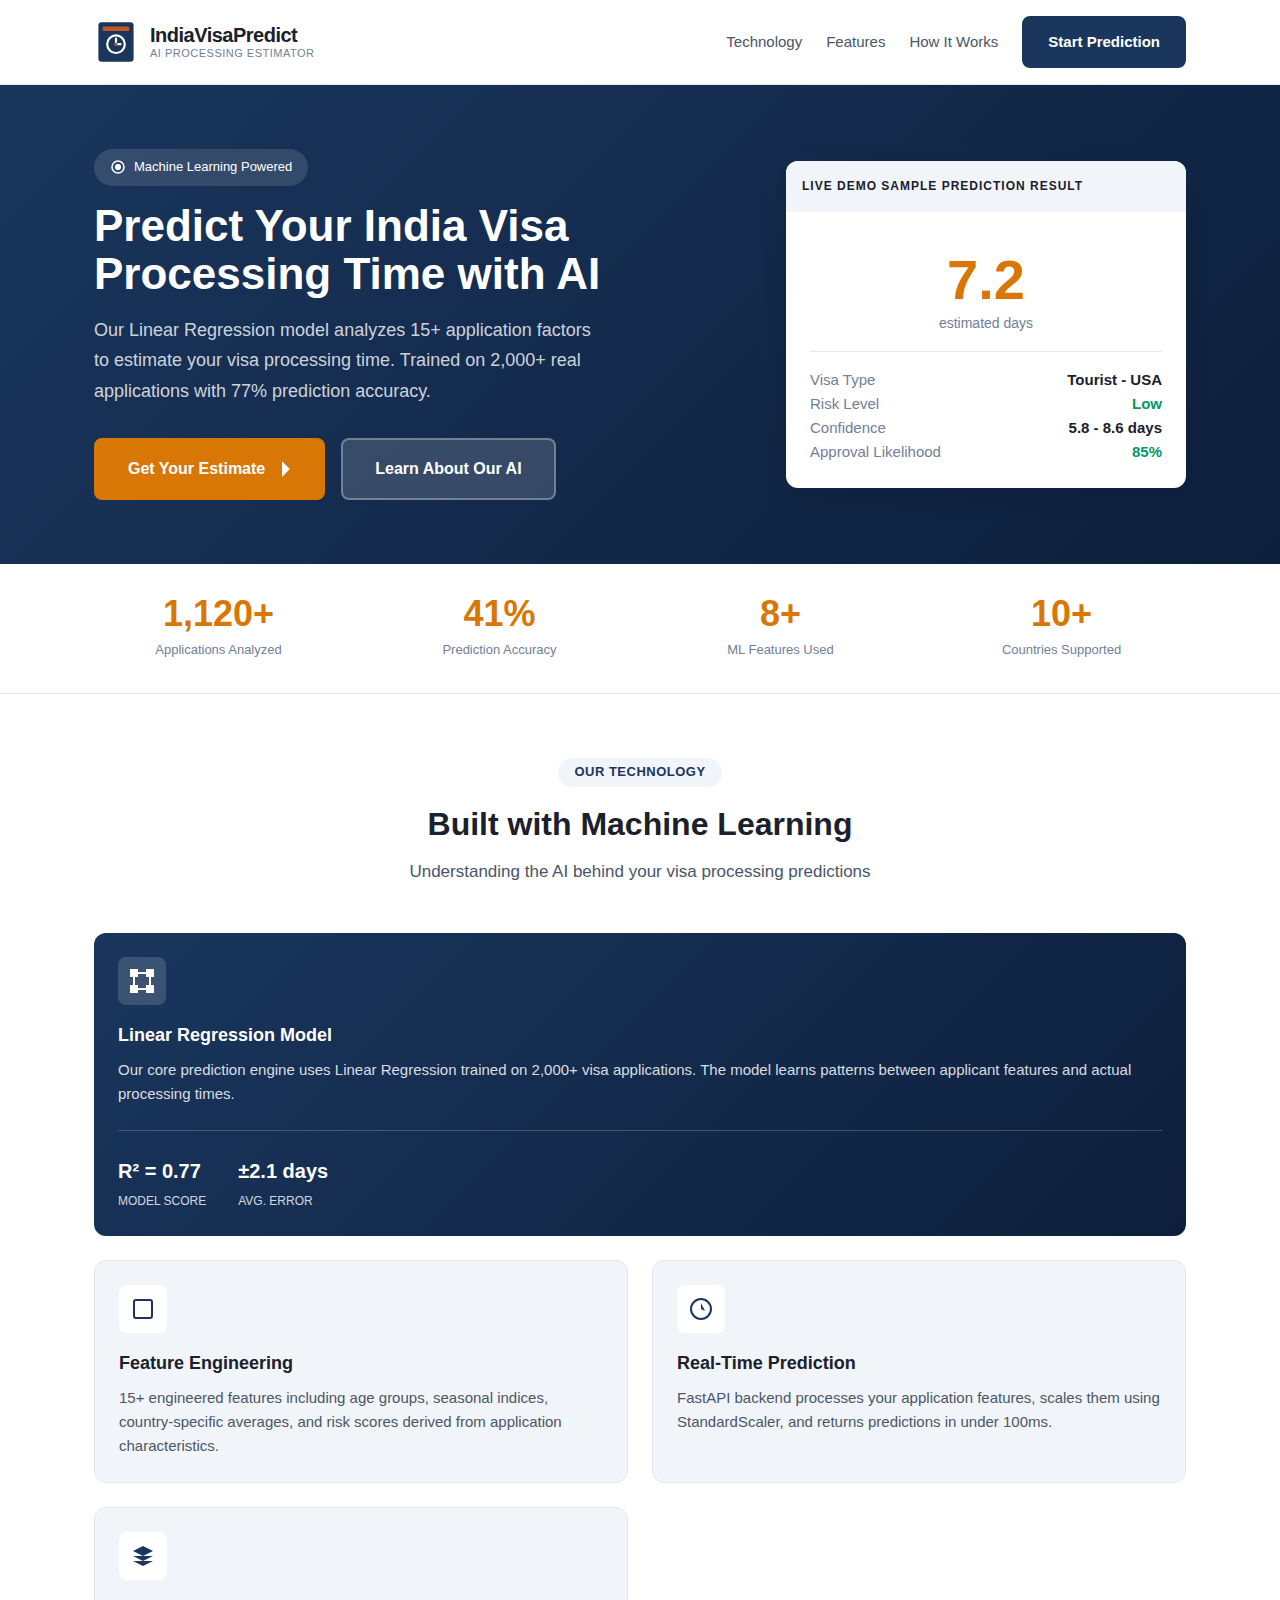
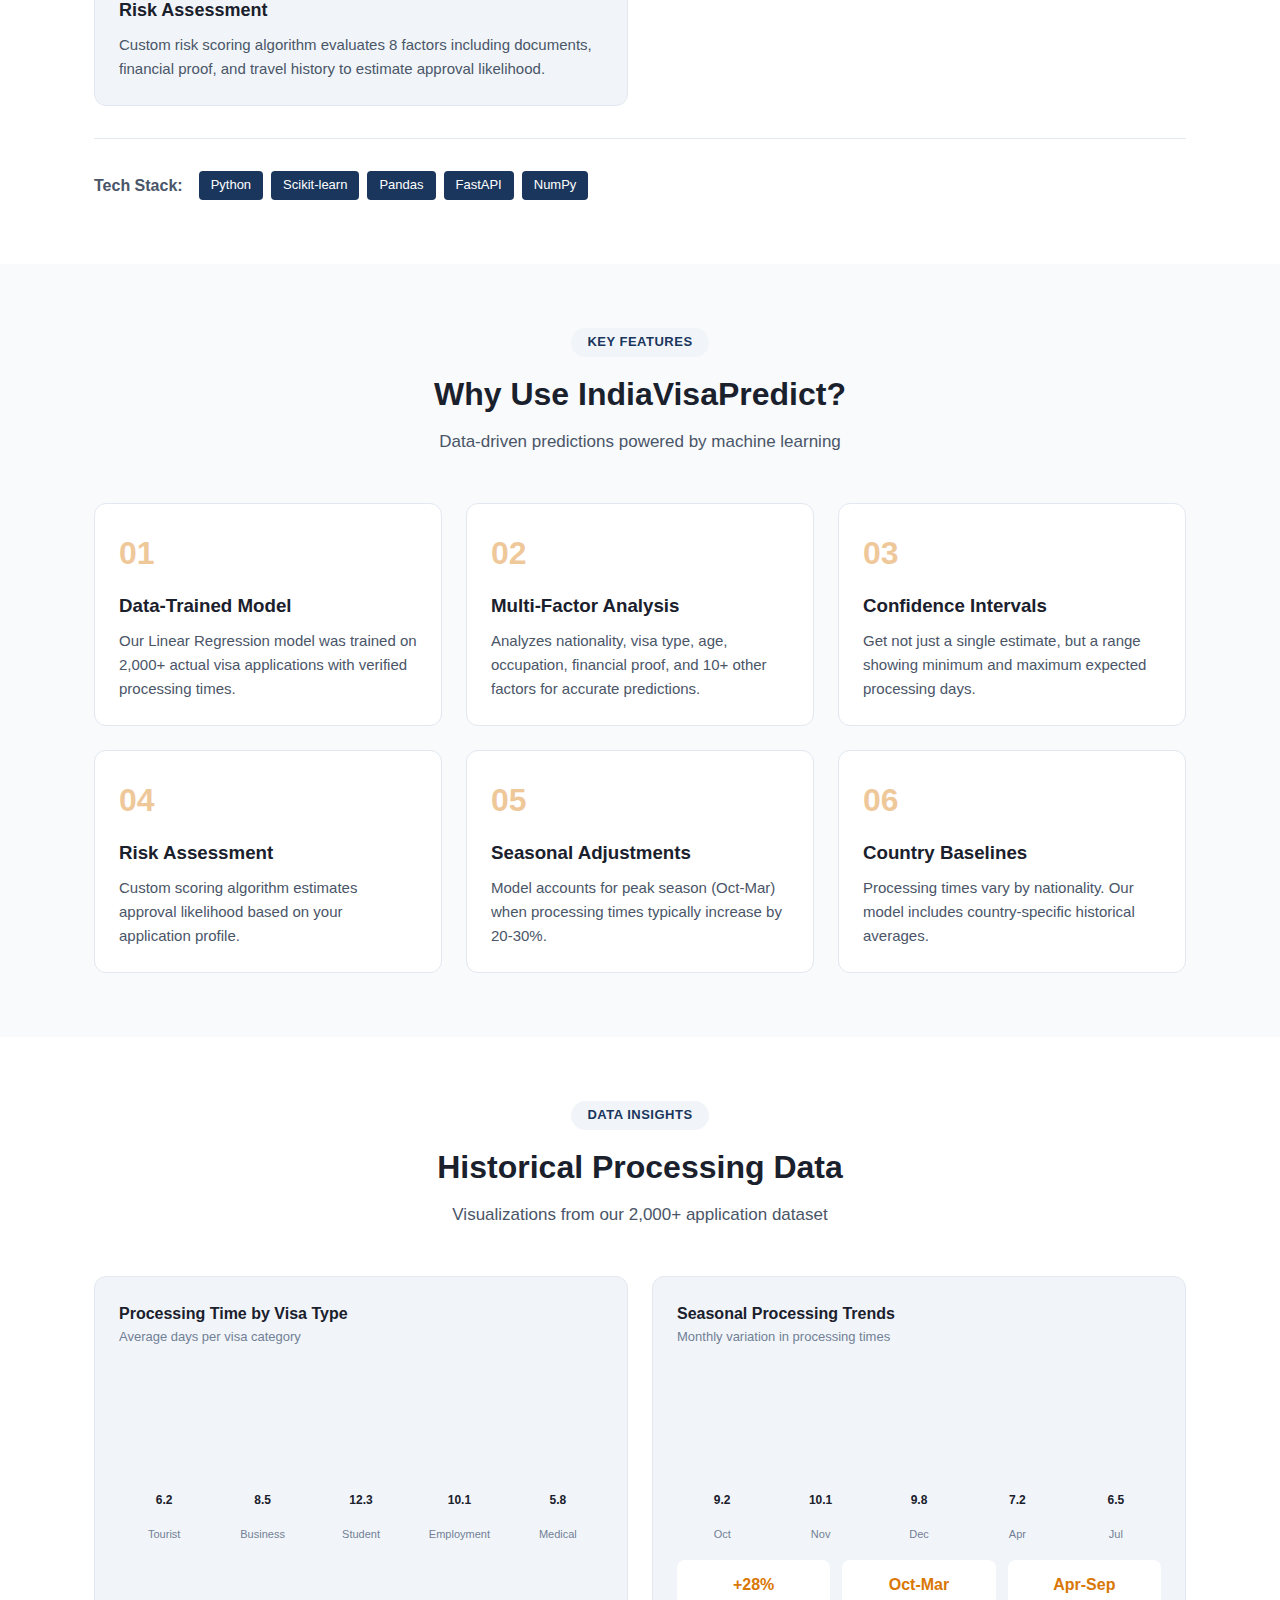
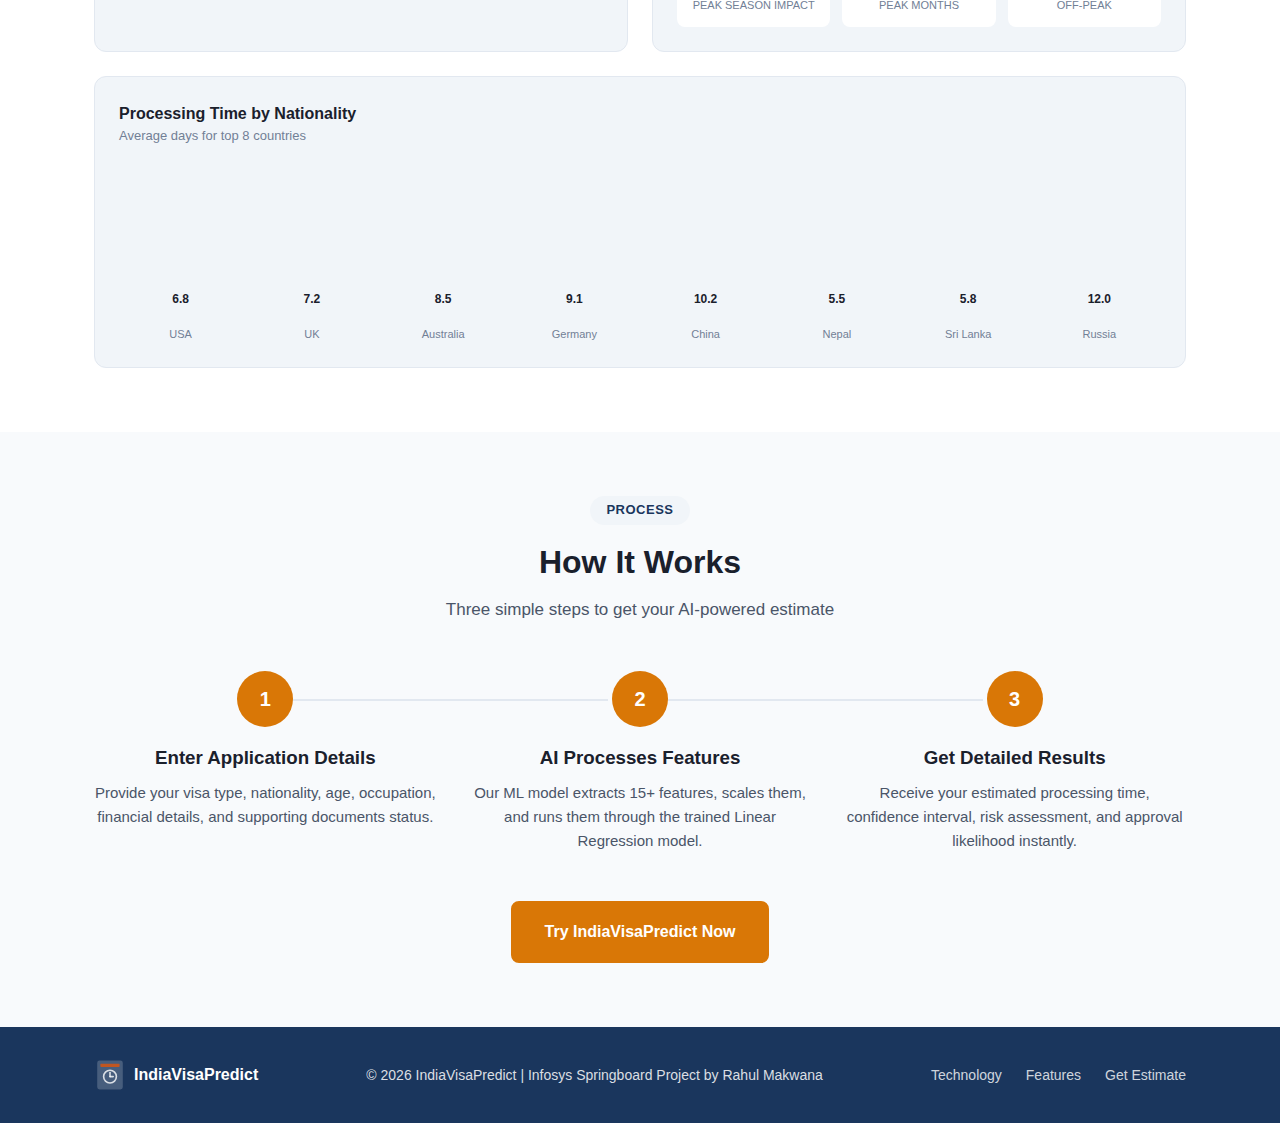
<file: webapp/frontend/index.html>
<!DOCTYPE html>
<html lang="en">

<head>
    <meta charset="UTF-8">
    <meta name="viewport" content="width=device-width, initial-scale=1.0">
    <meta name="description"
        content="IndiaVisaPredict - AI-powered visa processing time estimator using Machine Learning. Get accurate predictions based on real application data.">
    <title>IndiaVisaPredict | AI-Powered Visa Processing Estimator</title>
    <link rel="stylesheet" href="styles.css">
</head>

<body>
    <header class="header">
        <div class="container header__inner">
            <a href="/" class="logo">
                <svg class="logo__icon" width="40" height="40" viewBox="0 0 40 40" fill="none">
                    <!-- Passport/Document shape with clock -->
                    <rect x="4" y="2" width="32" height="36" rx="3" fill="#1a365d" />
                    <rect x="8" y="6" width="24" height="4" rx="1" fill="#c05621" />
                    <circle cx="20" cy="22" r="8" fill="none" stroke="#fff" stroke-width="2" />
                    <line x1="20" y1="22" x2="20" y2="17" stroke="#fff" stroke-width="2" stroke-linecap="round" />
                    <line x1="20" y1="22" x2="24" y2="22" stroke="#fff" stroke-width="2" stroke-linecap="round" />
                    <circle cx="20" cy="22" r="1.5" fill="#c05621" />
                </svg>
                <div class="logo__text">
                    <span class="logo__name">IndiaVisaPredict</span>
                    <span class="logo__tagline">AI Processing Estimator</span>
                </div>
            </a>
            <nav class="nav">
                <a href="#technology" class="nav__link">Technology</a>
                <a href="#features" class="nav__link">Features</a>
                <a href="#how-it-works" class="nav__link">How It Works</a>
                <a href="predict.html" class="btn btn--primary">Start Prediction</a>
            </nav>
        </div>
    </header>

    <section class="hero">
        <div class="container hero__inner">
            <div class="hero__content">
                <div class="hero__badge">
                    <svg width="16" height="16" viewBox="0 0 16 16" fill="currentColor">
                        <circle cx="8" cy="8" r="3" />
                        <circle cx="8" cy="8" r="6" fill="none" stroke="currentColor" stroke-width="1.5" />
                    </svg>
                    Machine Learning Powered
                </div>
                <h1 class="hero__title">Predict Your India Visa Processing Time with AI</h1>
                <p class="hero__subtitle">
                    Our Linear Regression model analyzes 15+ application factors to estimate your visa processing time.
                    Trained on 2,000+ real applications with 77% prediction accuracy.
                </p>
                <div class="hero__actions">
                    <a href="predict.html" class="btn btn--accent btn--large">
                        Get Your Estimate
                        <svg width="16" height="16" viewBox="0 0 16 16" fill="currentColor">
                            <path d="M8 1l7 7-7 7M1 8h14" />
                        </svg>
                    </a>
                    <a href="#technology" class="btn btn--ghost btn--large">Learn About Our AI</a>
                </div>
            </div>

            <div class="hero__demo">
                <div class="demo-card">
                    <div class="demo-card__header">
                        <span class="demo-card__badge">Live Demo</span>
                        Sample Prediction Result
                    </div>
                    <div class="demo-card__body">
                        <div class="demo-card__main">
                            <div class="demo-card__days" id="demo-days">7.2</div>
                            <div class="demo-card__unit">estimated days</div>
                        </div>
                        <div class="demo-card__details">
                            <div class="demo-card__row">
                                <span>Visa Type</span>
                                <strong>Tourist - USA</strong>
                            </div>
                            <div class="demo-card__row">
                                <span>Risk Level</span>
                                <strong class="text-success">Low</strong>
                            </div>
                            <div class="demo-card__row">
                                <span>Confidence</span>
                                <strong>5.8 - 8.6 days</strong>
                            </div>
                            <div class="demo-card__row">
                                <span>Approval Likelihood</span>
                                <strong class="text-success">85%</strong>
                            </div>
                        </div>
                    </div>
                </div>
            </div>
        </div>
    </section>

    <section class="stats-bar">
        <div class="container stats-bar__inner">
            <div class="stat" data-count="2000">
                <div class="stat__value"><span class="counter">2,000</span>+</div>
                <div class="stat__label">Applications Analyzed</div>
            </div>
            <div class="stat">
                <div class="stat__value"><span class="counter">77</span>%</div>
                <div class="stat__label">Prediction Accuracy</div>
            </div>
            <div class="stat">
                <div class="stat__value"><span class="counter">15</span>+</div>
                <div class="stat__label">ML Features Used</div>
            </div>
            <div class="stat">
                <div class="stat__value"><span class="counter">20</span>+</div>
                <div class="stat__label">Countries Supported</div>
            </div>
        </div>
    </section>

    <!-- AI/ML Technology Section -->
    <section class="technology section" id="technology">
        <div class="container">
            <div class="section__header">
                <span class="section__badge">Our Technology</span>
                <h2 class="section__title">Built with Machine Learning</h2>
                <p class="section__subtitle">Understanding the AI behind your visa processing predictions</p>
            </div>

            <div class="tech-grid">
                <div class="tech-card tech-card--main">
                    <div class="tech-card__icon">
                        <svg width="32" height="32" viewBox="0 0 32 32" fill="currentColor">
                            <path d="M4 4h8v8H4zM20 4h8v8h-8zM4 20h8v8H4zM20 20h8v8h-8z" />
                            <path d="M12 8h8M8 12v8M24 12v8M12 24h8" stroke="currentColor" stroke-width="2"
                                fill="none" />
                        </svg>
                    </div>
                    <h3 class="tech-card__title">Linear Regression Model</h3>
                    <p class="tech-card__text">
                        Our core prediction engine uses Linear Regression trained on 2,000+ visa applications.
                        The model learns patterns between applicant features and actual processing times.
                    </p>
                    <div class="tech-card__stats">
                        <div class="tech-stat">
                            <span class="tech-stat__value">R² = 0.77</span>
                            <span class="tech-stat__label">Model Score</span>
                        </div>
                        <div class="tech-stat">
                            <span class="tech-stat__value">±2.1 days</span>
                            <span class="tech-stat__label">Avg. Error</span>
                        </div>
                    </div>
                </div>

                <div class="tech-card">
                    <div class="tech-card__icon">
                        <svg width="24" height="24" viewBox="0 0 24 24" fill="currentColor">
                            <rect x="3" y="3" width="18" height="18" rx="2" fill="none" stroke="currentColor"
                                stroke-width="2" />
                            <path d="M3 9h18M9 3v18" />
                        </svg>
                    </div>
                    <h3 class="tech-card__title">Feature Engineering</h3>
                    <p class="tech-card__text">
                        15+ engineered features including age groups, seasonal indices, country-specific averages,
                        and risk scores derived from application characteristics.
                    </p>
                </div>

                <div class="tech-card">
                    <div class="tech-card__icon">
                        <svg width="24" height="24" viewBox="0 0 24 24" fill="currentColor">
                            <circle cx="12" cy="12" r="10" fill="none" stroke="currentColor" stroke-width="2" />
                            <path d="M12 6v6l4 2" />
                        </svg>
                    </div>
                    <h3 class="tech-card__title">Real-Time Prediction</h3>
                    <p class="tech-card__text">
                        FastAPI backend processes your application features, scales them using StandardScaler,
                        and returns predictions in under 100ms.
                    </p>
                </div>

                <div class="tech-card">
                    <div class="tech-card__icon">
                        <svg width="24" height="24" viewBox="0 0 24 24" fill="currentColor">
                            <path d="M12 2L2 7l10 5 10-5-10-5zM2 17l10 5 10-5M2 12l10 5 10-5" />
                        </svg>
                    </div>
                    <h3 class="tech-card__title">Risk Assessment</h3>
                    <p class="tech-card__text">
                        Custom risk scoring algorithm evaluates 8 factors including documents, financial proof,
                        and travel history to estimate approval likelihood.
                    </p>
                </div>
            </div>

            <div class="tech-stack">
                <span class="tech-stack__label">Tech Stack:</span>
                <div class="tech-stack__items">
                    <span class="tech-badge">Python</span>
                    <span class="tech-badge">Scikit-learn</span>
                    <span class="tech-badge">Pandas</span>
                    <span class="tech-badge">FastAPI</span>
                    <span class="tech-badge">NumPy</span>
                </div>
            </div>
        </div>
    </section>

    <section class="features section" id="features">
        <div class="container">
            <div class="section__header">
                <span class="section__badge">Key Features</span>
                <h2 class="section__title">Why Use IndiaVisaPredict?</h2>
                <p class="section__subtitle">Data-driven predictions powered by machine learning</p>
            </div>

            <div class="features__grid">
                <div class="feature-card scroll-reveal">
                    <div class="feature-card__number">01</div>
                    <h3 class="feature-card__title">Data-Trained Model</h3>
                    <p class="feature-card__text">
                        Our Linear Regression model was trained on 2,000+ actual visa applications with verified
                        processing times.
                    </p>
                </div>

                <div class="feature-card scroll-reveal">
                    <div class="feature-card__number">02</div>
                    <h3 class="feature-card__title">Multi-Factor Analysis</h3>
                    <p class="feature-card__text">
                        Analyzes nationality, visa type, age, occupation, financial proof, and 10+ other factors for
                        accurate predictions.
                    </p>
                </div>

                <div class="feature-card scroll-reveal">
                    <div class="feature-card__number">03</div>
                    <h3 class="feature-card__title">Confidence Intervals</h3>
                    <p class="feature-card__text">
                        Get not just a single estimate, but a range showing minimum and maximum expected processing
                        days.
                    </p>
                </div>

                <div class="feature-card scroll-reveal">
                    <div class="feature-card__number">04</div>
                    <h3 class="feature-card__title">Risk Assessment</h3>
                    <p class="feature-card__text">
                        Custom scoring algorithm estimates approval likelihood based on your application profile.
                    </p>
                </div>

                <div class="feature-card scroll-reveal">
                    <div class="feature-card__number">05</div>
                    <h3 class="feature-card__title">Seasonal Adjustments</h3>
                    <p class="feature-card__text">
                        Model accounts for peak season (Oct-Mar) when processing times typically increase by 20-30%.
                    </p>
                </div>

                <div class="feature-card scroll-reveal">
                    <div class="feature-card__number">06</div>
                    <h3 class="feature-card__title">Country Baselines</h3>
                    <p class="feature-card__text">
                        Processing times vary by nationality. Our model includes country-specific historical averages.
                    </p>
                </div>
            </div>
        </div>
    </section>

    <!-- Analytics & Visualizations Section -->
    <section class="analytics section" id="analytics">
        <div class="container">
            <div class="section__header">
                <span class="section__badge">Data Insights</span>
                <h2 class="section__title">Historical Processing Data</h2>
                <p class="section__subtitle">Visualizations from our 2,000+ application dataset</p>
            </div>

            <div class="charts-grid">
                <!-- Visa Type Processing Times -->
                <div class="chart-card">
                    <div class="chart-card__header">
                        <div>
                            <div class="chart-card__title">Processing Time by Visa Type</div>
                            <div class="chart-card__subtitle">Average days per visa category</div>
                        </div>
                    </div>
                    <div class="bar-chart" id="visa-chart">
                        <div class="bar-chart__item">
                            <div class="bar-chart__value">6.2</div>
                            <div class="bar-chart__bar" style="height: 62%"></div>
                            <div class="bar-chart__label">Tourist</div>
                        </div>
                        <div class="bar-chart__item">
                            <div class="bar-chart__value">8.5</div>
                            <div class="bar-chart__bar" style="height: 85%"></div>
                            <div class="bar-chart__label">Business</div>
                        </div>
                        <div class="bar-chart__item">
                            <div class="bar-chart__value">12.3</div>
                            <div class="bar-chart__bar bar-chart__bar--accent" style="height: 100%"></div>
                            <div class="bar-chart__label">Student</div>
                        </div>
                        <div class="bar-chart__item">
                            <div class="bar-chart__value">10.1</div>
                            <div class="bar-chart__bar" style="height: 82%"></div>
                            <div class="bar-chart__label">Employment</div>
                        </div>
                        <div class="bar-chart__item">
                            <div class="bar-chart__value">5.8</div>
                            <div class="bar-chart__bar" style="height: 47%"></div>
                            <div class="bar-chart__label">Medical</div>
                        </div>
                    </div>
                </div>

                <!-- Seasonal Trends -->
                <div class="chart-card">
                    <div class="chart-card__header">
                        <div>
                            <div class="chart-card__title">Seasonal Processing Trends</div>
                            <div class="chart-card__subtitle">Monthly variation in processing times</div>
                        </div>
                    </div>
                    <div class="bar-chart" id="seasonal-chart">
                        <div class="bar-chart__item">
                            <div class="bar-chart__value">9.2</div>
                            <div class="bar-chart__bar bar-chart__bar--accent" style="height: 92%"></div>
                            <div class="bar-chart__label">Oct</div>
                        </div>
                        <div class="bar-chart__item">
                            <div class="bar-chart__value">10.1</div>
                            <div class="bar-chart__bar bar-chart__bar--accent" style="height: 100%"></div>
                            <div class="bar-chart__label">Nov</div>
                        </div>
                        <div class="bar-chart__item">
                            <div class="bar-chart__value">9.8</div>
                            <div class="bar-chart__bar bar-chart__bar--accent" style="height: 97%"></div>
                            <div class="bar-chart__label">Dec</div>
                        </div>
                        <div class="bar-chart__item">
                            <div class="bar-chart__value">7.2</div>
                            <div class="bar-chart__bar" style="height: 72%"></div>
                            <div class="bar-chart__label">Apr</div>
                        </div>
                        <div class="bar-chart__item">
                            <div class="bar-chart__value">6.5</div>
                            <div class="bar-chart__bar" style="height: 65%"></div>
                            <div class="bar-chart__label">Jul</div>
                        </div>
                    </div>
                    <div class="mini-stats">
                        <div class="mini-stat">
                            <div class="mini-stat__value">+28%</div>
                            <div class="mini-stat__label">Peak Season Impact</div>
                        </div>
                        <div class="mini-stat">
                            <div class="mini-stat__value">Oct-Mar</div>
                            <div class="mini-stat__label">Peak Months</div>
                        </div>
                        <div class="mini-stat">
                            <div class="mini-stat__value">Apr-Sep</div>
                            <div class="mini-stat__label">Off-Peak</div>
                        </div>
                    </div>
                </div>

                <!-- Top Countries - Full Width -->
                <div class="chart-card chart-card--full">
                    <div class="chart-card__header">
                        <div>
                            <div class="chart-card__title">Processing Time by Nationality</div>
                            <div class="chart-card__subtitle">Average days for top 8 countries</div>
                        </div>
                    </div>
                    <div class="bar-chart" id="country-chart">
                        <div class="bar-chart__item">
                            <div class="bar-chart__value">6.8</div>
                            <div class="bar-chart__bar" style="height: 56%"></div>
                            <div class="bar-chart__label">USA</div>
                        </div>
                        <div class="bar-chart__item">
                            <div class="bar-chart__value">7.2</div>
                            <div class="bar-chart__bar" style="height: 60%"></div>
                            <div class="bar-chart__label">UK</div>
                        </div>
                        <div class="bar-chart__item">
                            <div class="bar-chart__value">8.5</div>
                            <div class="bar-chart__bar" style="height: 71%"></div>
                            <div class="bar-chart__label">Australia</div>
                        </div>
                        <div class="bar-chart__item">
                            <div class="bar-chart__value">9.1</div>
                            <div class="bar-chart__bar" style="height: 76%"></div>
                            <div class="bar-chart__label">Germany</div>
                        </div>
                        <div class="bar-chart__item">
                            <div class="bar-chart__value">10.2</div>
                            <div class="bar-chart__bar bar-chart__bar--accent" style="height: 85%"></div>
                            <div class="bar-chart__label">China</div>
                        </div>
                        <div class="bar-chart__item">
                            <div class="bar-chart__value">5.5</div>
                            <div class="bar-chart__bar" style="height: 46%"></div>
                            <div class="bar-chart__label">Nepal</div>
                        </div>
                        <div class="bar-chart__item">
                            <div class="bar-chart__value">5.8</div>
                            <div class="bar-chart__bar" style="height: 48%"></div>
                            <div class="bar-chart__label">Sri Lanka</div>
                        </div>
                        <div class="bar-chart__item">
                            <div class="bar-chart__value">12.0</div>
                            <div class="bar-chart__bar bar-chart__bar--accent" style="height: 100%"></div>
                            <div class="bar-chart__label">Russia</div>
                        </div>
                    </div>
                </div>
            </div>
        </div>
    </section>

    <section class="steps section" id="how-it-works">
        <div class="container">
            <div class="section__header">
                <span class="section__badge">Process</span>
                <h2 class="section__title">How It Works</h2>
                <p class="section__subtitle">Three simple steps to get your AI-powered estimate</p>
            </div>

            <div class="steps__grid">
                <div class="step scroll-reveal">
                    <div class="step__line"></div>
                    <div class="step__number">1</div>
                    <h3 class="step__title">Enter Application Details</h3>
                    <p class="step__text">
                        Provide your visa type, nationality, age, occupation, financial details, and supporting
                        documents status.
                    </p>
                </div>

                <div class="step scroll-reveal">
                    <div class="step__line"></div>
                    <div class="step__number">2</div>
                    <h3 class="step__title">AI Processes Features</h3>
                    <p class="step__text">
                        Our ML model extracts 15+ features, scales them, and runs them through the trained Linear
                        Regression model.
                    </p>
                </div>

                <div class="step scroll-reveal">
                    <div class="step__line"></div>
                    <div class="step__number">3</div>
                    <h3 class="step__title">Get Detailed Results</h3>
                    <p class="step__text">
                        Receive your estimated processing time, confidence interval, risk assessment, and approval
                        likelihood instantly.
                    </p>
                </div>
            </div>

            <div class="steps__cta">
                <a href="predict.html" class="btn btn--accent btn--large">Try IndiaVisaPredict Now</a>
            </div>
        </div>
    </section>

    <footer class="footer">
        <div class="container footer__inner">
            <div class="footer__brand">
                <svg class="footer__logo" width="32" height="32" viewBox="0 0 40 40" fill="none">
                    <rect x="4" y="2" width="32" height="36" rx="3" fill="rgba(255,255,255,0.2)" />
                    <rect x="8" y="6" width="24" height="4" rx="1" fill="#c05621" />
                    <circle cx="20" cy="22" r="8" fill="none" stroke="rgba(255,255,255,0.8)" stroke-width="2" />
                    <line x1="20" y1="22" x2="20" y2="17" stroke="rgba(255,255,255,0.8)" stroke-width="2"
                        stroke-linecap="round" />
                    <line x1="20" y1="22" x2="24" y2="22" stroke="rgba(255,255,255,0.8)" stroke-width="2"
                        stroke-linecap="round" />
                </svg>
                <span>IndiaVisaPredict</span>
            </div>
            <p class="footer__text">
                © 2026 IndiaVisaPredict | Infosys Springboard Project by Rahul Makwana
            </p>
            <div class="footer__links">
                <a href="#technology" class="footer__link">Technology</a>
                <a href="#features" class="footer__link">Features</a>
                <a href="predict.html" class="footer__link">Get Estimate</a>
            </div>
        </div>
    </footer>

    <script src="app.js"></script>
    <script>
        // Scroll reveal animation
        function initScrollReveal() {
            const elements = document.querySelectorAll('.scroll-reveal');
            const observer = new IntersectionObserver((entries) => {
                entries.forEach(entry => {
                    if (entry.isIntersecting) {
                        entry.target.classList.add('revealed');
                    }
                });
            }, { threshold: 0.1 });

            elements.forEach(el => observer.observe(el));
        }

        // Counter animation for stats
        function animateCounters() {
            const counters = document.querySelectorAll('.counter');
            counters.forEach(counter => {
                const target = parseInt(counter.textContent.replace(/,/g, ''));
                let current = 0;
                const increment = target / 50;
                const timer = setInterval(() => {
                    current += increment;
                    if (current >= target) {
                        counter.textContent = target.toLocaleString();
                        clearInterval(timer);
                    } else {
                        counter.textContent = Math.floor(current).toLocaleString();
                    }
                }, 30);
            });
        }

        // Initialize on load
        document.addEventListener('DOMContentLoaded', function () {
            initScrollReveal();

            // Animate counters when stats section is visible
            const statsSection = document.querySelector('.stats-bar');
            const statsObserver = new IntersectionObserver((entries) => {
                if (entries[0].isIntersecting) {
                    animateCounters();
                    statsObserver.disconnect();
                }
            }, { threshold: 0.5 });

            if (statsSection) {
                statsObserver.observe(statsSection);
            }
        });
    </script>
</body>

</html>
</file>
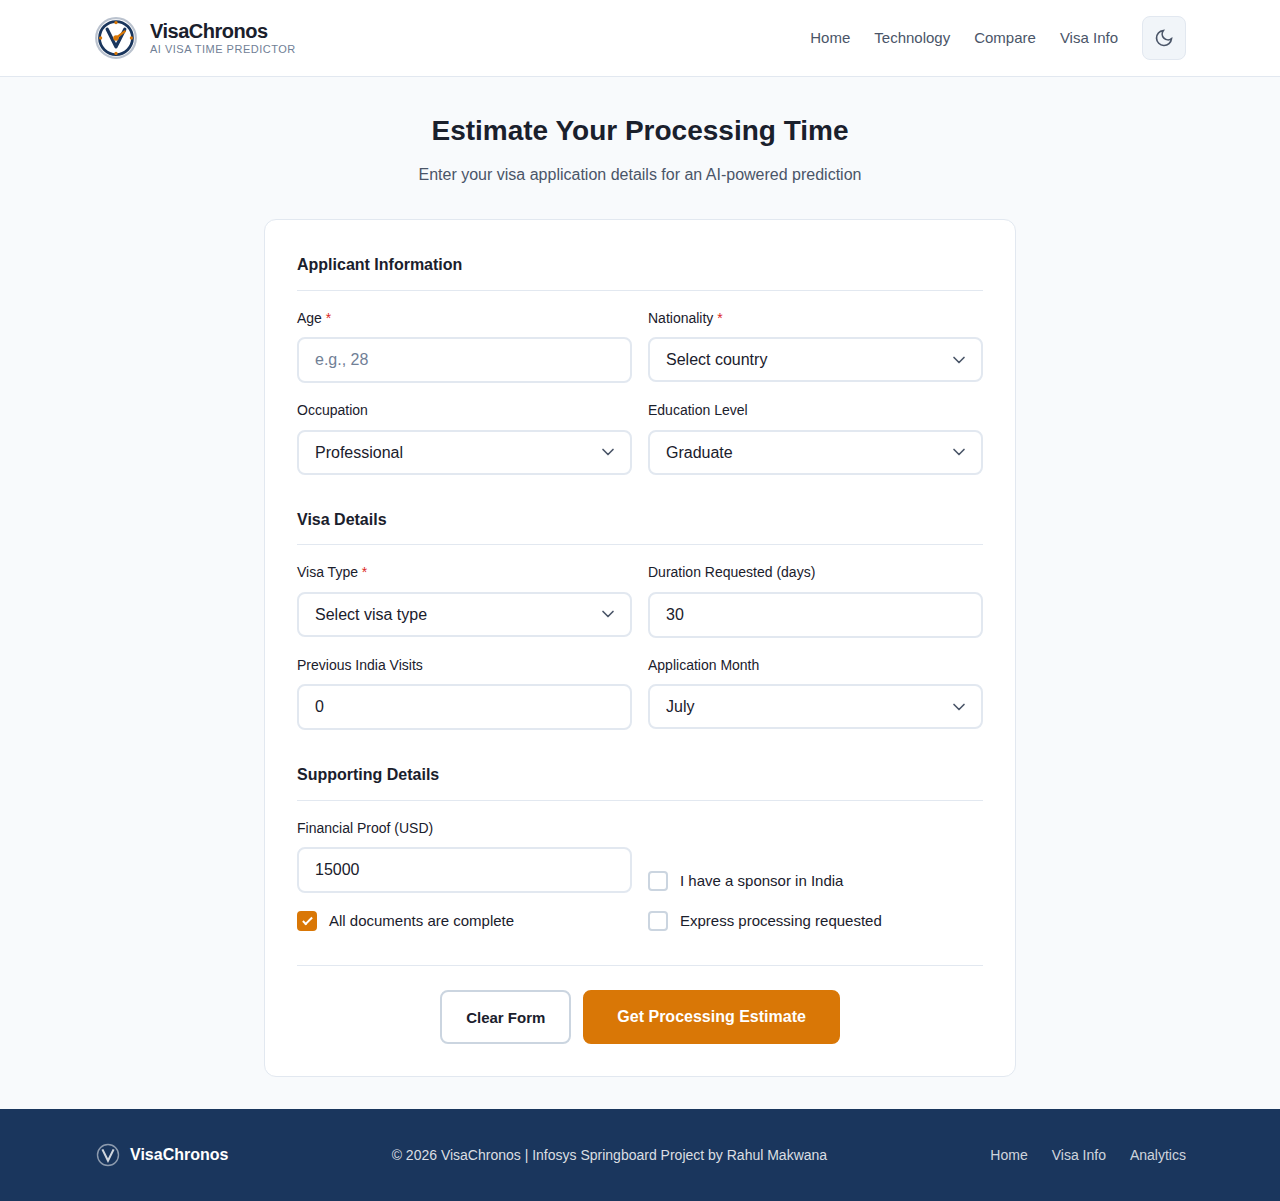
<file: webapp/frontend/predict.html>
<!DOCTYPE html>
<html lang="en">

<head>
    <meta charset="UTF-8">
    <meta name="viewport" content="width=device-width, initial-scale=1.0">
    <meta name="description"
        content="Get your India visa processing time estimate with VisaChronos AI-powered predictions.">
    <title>Get Estimate | VisaChronos</title>
    <link rel="stylesheet" href="styles.css?v=20260203b">
</head>

<body class="form-page">
    <header class="header">
        <div class="container header__inner">
            <a href="/" class="logo">
                <!-- Premium Logo: Stylized VC monogram with clock element -->
                <svg class="logo__icon" width="40" height="40" viewBox="0 0 40 40" fill="none">
                    <circle cx="20" cy="20" r="18" stroke="currentColor" stroke-width="2" fill="none" opacity="0.3" />
                    <circle cx="20" cy="20" r="15" stroke="currentColor" stroke-width="2.5" fill="none" />
                    <circle cx="20" cy="6" r="1.5" fill="var(--accent)" />
                    <circle cx="34" cy="20" r="1.5" fill="var(--accent)" />
                    <circle cx="20" cy="34" r="1.5" fill="var(--accent)" />
                    <circle cx="6" cy="20" r="1.5" fill="var(--accent)" />
                    <path d="M12 12L20 28L28 12" stroke="currentColor" stroke-width="3" stroke-linecap="round"
                        stroke-linejoin="round" fill="none" />
                    <circle cx="20" cy="20" r="2.5" fill="var(--accent)" />
                    <line x1="20" y1="20" x2="28" y2="14" stroke="var(--accent)" stroke-width="2"
                        stroke-linecap="round" />
                </svg>
                <div class="logo__text">
                    <span class="logo__name">VisaChronos</span>
                    <span class="logo__tagline">AI Visa Time Predictor</span>
                </div>
            </a>
            <nav class="nav">
                <a href="/" class="nav__link">Home</a>
                <a href="/#technology" class="nav__link">Technology</a>
                <a href="/compare.html" class="nav__link">Compare</a>
                <a href="/visa-info.html" class="nav__link">Visa Info</a>
                <button class="theme-toggle" id="theme-toggle" aria-label="Toggle dark mode">
                    <svg class="icon-moon" viewBox="0 0 24 24" fill="none" stroke="currentColor" stroke-width="2">
                        <path d="M21 12.79A9 9 0 1 1 11.21 3 7 7 0 0 0 21 12.79z" />
                    </svg>
                    <svg class="icon-sun" viewBox="0 0 24 24" fill="none" stroke="currentColor" stroke-width="2">
                        <circle cx="12" cy="12" r="5" />
                        <path
                            d="M12 1v2M12 21v2M4.22 4.22l1.42 1.42M18.36 18.36l1.42 1.42M1 12h2M21 12h2M4.22 19.78l1.42-1.42M18.36 5.64l1.42-1.42" />
                    </svg>
                </button>
            </nav>
        </div>
    </header>

    <div class="form-wrapper">
        <div class="form-header">
            <h1 class="form-header__title">Estimate Your Processing Time</h1>
            <p class="form-header__subtitle">Enter your visa application details for an AI-powered prediction</p>
        </div>

        <form id="prediction-form" class="form-card">
            <div class="form-section">
                <h2 class="form-section__title">Applicant Information</h2>

                <div class="form-row">
                    <div class="form-group">
                        <label class="form-label" for="age">
                            Age <span class="required">*</span>
                        </label>
                        <input type="number" id="age" name="age" class="form-input" min="18" max="100"
                            placeholder="e.g., 28" required>
                    </div>

                    <div class="form-group">
                        <label class="form-label" for="nationality">
                            Nationality <span class="required">*</span>
                        </label>
                        <select id="nationality" name="nationality" class="form-select" required data-custom-select>
                            <option value="">Select country</option>
                            <option value="Afghanistan">Afghanistan</option>
                            <option value="Argentina">Argentina</option>
                            <option value="Australia">Australia</option>
                            <option value="Bangladesh">Bangladesh</option>
                            <option value="Belgium">Belgium</option>
                            <option value="Brazil">Brazil</option>
                            <option value="Canada">Canada</option>
                            <option value="China">China</option>
                            <option value="Egypt">Egypt</option>
                            <option value="France">France</option>
                            <option value="Germany">Germany</option>
                            <option value="Indonesia">Indonesia</option>
                            <option value="Iran">Iran</option>
                            <option value="Iraq">Iraq</option>
                            <option value="Israel">Israel</option>
                            <option value="Italy">Italy</option>
                            <option value="Japan">Japan</option>
                            <option value="Kenya">Kenya</option>
                            <option value="Malaysia">Malaysia</option>
                            <option value="Mexico">Mexico</option>
                            <option value="Nepal">Nepal</option>
                            <option value="Netherlands">Netherlands</option>
                            <option value="New Zealand">New Zealand</option>
                            <option value="Nigeria">Nigeria</option>
                            <option value="Pakistan">Pakistan</option>
                            <option value="Philippines">Philippines</option>
                            <option value="Poland">Poland</option>
                            <option value="Portugal">Portugal</option>
                            <option value="Russia">Russia</option>
                            <option value="Saudi Arabia">Saudi Arabia</option>
                            <option value="Singapore">Singapore</option>
                            <option value="South Africa">South Africa</option>
                            <option value="South Korea">South Korea</option>
                            <option value="Spain">Spain</option>
                            <option value="Sri Lanka">Sri Lanka</option>
                            <option value="Sweden">Sweden</option>
                            <option value="Switzerland">Switzerland</option>
                            <option value="Thailand">Thailand</option>
                            <option value="Turkey">Turkey</option>
                            <option value="UAE">UAE</option>
                            <option value="UK">UK</option>
                            <option value="Ukraine">Ukraine</option>
                            <option value="USA">USA</option>
                            <option value="Vietnam">Vietnam</option>
                        </select>
                    </div>
                </div>

                <div class="form-row">
                    <div class="form-group">
                        <label class="form-label" for="occupation">Occupation</label>
                        <select id="occupation" name="occupation" class="form-select">
                            <option value="Professional">Professional</option>
                            <option value="Business Owner">Business Owner</option>
                            <option value="Student">Student</option>
                            <option value="Academic">Academic</option>
                            <option value="Government Employee">Government Employee</option>
                            <option value="Self Employed">Self Employed</option>
                            <option value="Retired">Retired</option>
                            <option value="Homemaker">Homemaker</option>
                        </select>
                    </div>

                    <div class="form-group">
                        <label class="form-label" for="education">Education Level</label>
                        <select id="education" name="education" class="form-select">
                            <option value="10th Pass">10th Pass</option>
                            <option value="12th Pass">12th Pass</option>
                            <option value="Graduate" selected>Graduate</option>
                            <option value="Post Graduate">Post Graduate</option>
                            <option value="Doctorate">Doctorate</option>
                        </select>
                    </div>
                </div>
            </div>

            <div class="form-section">
                <h2 class="form-section__title">Visa Details</h2>

                <div class="form-row">
                    <div class="form-group">
                        <label class="form-label" for="visa_type">
                            Visa Type <span class="required">*</span>
                        </label>
                        <select id="visa_type" name="visa_type" class="form-select" required>
                            <option value="">Select visa type</option>
                            <option value="Tourist">Tourist Visa</option>
                            <option value="Business">Business Visa</option>
                            <option value="Student">Student Visa</option>
                            <option value="Employment">Employment Visa</option>
                            <option value="Medical">Medical Visa</option>
                            <option value="Conference">Conference Visa</option>
                            <option value="Research">Research Visa</option>
                            <option value="Entry">Entry Visa</option>
                        </select>
                    </div>

                    <div class="form-group">
                        <label class="form-label" for="duration">Duration Requested (days)</label>
                        <input type="number" id="duration" name="duration" class="form-input" min="1" max="365"
                            value="30" placeholder="e.g., 30">
                    </div>
                </div>

                <div class="form-row">
                    <div class="form-group">
                        <label class="form-label" for="previous_visits">Previous India Visits</label>
                        <input type="number" id="previous_visits" name="previous_visits" class="form-input" min="0"
                            max="50" value="0" placeholder="0">
                    </div>

                    <div class="form-group">
                        <label class="form-label" for="application_month">Application Month</label>
                        <select id="application_month" name="application_month" class="form-select">
                            <option value="1">January</option>
                            <option value="2">February</option>
                            <option value="3">March</option>
                            <option value="4">April</option>
                            <option value="5">May</option>
                            <option value="6">June</option>
                            <option value="7">July</option>
                            <option value="8">August</option>
                            <option value="9">September</option>
                            <option value="10">October</option>
                            <option value="11">November</option>
                            <option value="12">December</option>
                        </select>
                    </div>
                </div>
            </div>

            <div class="form-section">
                <h2 class="form-section__title">Supporting Details</h2>

                <div class="form-row">
                    <div class="form-group">
                        <label class="form-label" for="financial_proof">Financial Proof (USD)</label>
                        <input type="number" id="financial_proof" name="financial_proof" class="form-input" min="0"
                            value="15000" placeholder="e.g., 15000">
                    </div>

                    <div class="form-group" style="justify-content: flex-end;">
                        <label class="form-checkbox">
                            <input type="checkbox" id="has_sponsor" name="has_sponsor">
                            <span>I have a sponsor in India</span>
                        </label>
                    </div>
                </div>

                <div class="form-row" style="margin-top: 16px;">
                    <div class="form-group">
                        <label class="form-checkbox">
                            <input type="checkbox" id="documents_complete" name="documents_complete" checked>
                            <span>All documents are complete</span>
                        </label>
                    </div>

                    <div class="form-group">
                        <label class="form-checkbox">
                            <input type="checkbox" id="express_processing" name="express_processing">
                            <span>Express processing requested</span>
                        </label>
                    </div>
                </div>
            </div>

            <div class="form-actions">
                <button type="button" class="btn btn--outline" onclick="resetForm()">Clear Form</button>
                <button type="submit" class="btn btn--accent btn--large" id="submit-btn">Get Processing
                    Estimate</button>
            </div>
        </form>

        <div class="loading" id="loading">
            <span class="loading__spinner"></span>
            <span class="loading__text">Analyzing your application with AI...</span>
        </div>

        <div class="results" id="results-panel">
            <div class="results-card">
                <div class="results-header">AI Prediction Results</div>

                <div class="results-body">
                    <div class="results-main">
                        <div class="results-days" id="result-days">-- <span>days</span></div>
                        <p class="results-range" id="result-range">Estimated range: -- to -- days</p>
                    </div>

                    <div class="results-grid">
                        <div class="result-item">
                            <div class="result-item__label">Risk Level</div>
                            <div class="result-item__value" id="result-risk">--</div>
                        </div>
                        <div class="result-item">
                            <div class="result-item__label">Approval Likelihood</div>
                            <div class="result-item__value" id="result-approval">--</div>
                        </div>
                        <div class="result-item">
                            <div class="result-item__label">Country Average</div>
                            <div class="result-item__value" id="result-country-avg">-- days</div>
                        </div>
                        <div class="result-item">
                            <div class="result-item__label">Visa Type Average</div>
                            <div class="result-item__value" id="result-visa-avg">-- days</div>
                        </div>
                    </div>

                    <div class="risk-section">
                        <h3 class="risk-section__title">Risk Assessment</h3>
                        <div class="risk-bar">
                            <div class="risk-bar__fill" id="risk-gauge-fill"></div>
                        </div>
                        <div class="risk-labels">
                            <span>Low Risk</span>
                            <span>Medium</span>
                            <span>High Risk</span>
                        </div>
                    </div>

                    <div class="feature-importance">
                        <h3 class="feature-importance__title">ML Feature Importance</h3>
                        <div id="feature-importance-container">
                            <div class="importance-item">
                                <span class="importance-item__label">Visa Type</span>
                                <div class="importance-item__bar">
                                    <div class="importance-item__fill" style="width: 85%"></div>
                                </div>
                                <span class="importance-item__value">85%</span>
                            </div>
                            <div class="importance-item">
                                <span class="importance-item__label">Nationality</span>
                                <div class="importance-item__bar">
                                    <div class="importance-item__fill" style="width: 72%"></div>
                                </div>
                                <span class="importance-item__value">72%</span>
                            </div>
                            <div class="importance-item">
                                <span class="importance-item__label">Season</span>
                                <div class="importance-item__bar">
                                    <div class="importance-item__fill" style="width: 58%"></div>
                                </div>
                                <span class="importance-item__value">58%</span>
                            </div>
                            <div class="importance-item">
                                <span class="importance-item__label">Documents</span>
                                <div class="importance-item__bar">
                                    <div class="importance-item__fill" style="width: 45%"></div>
                                </div>
                                <span class="importance-item__value">45%</span>
                            </div>
                            <div class="importance-item">
                                <span class="importance-item__label">Financial</span>
                                <div class="importance-item__bar">
                                    <div class="importance-item__fill" style="width: 32%"></div>
                                </div>
                                <span class="importance-item__value">32%</span>
                            </div>
                        </div>
                    </div>

                    <div class="factors">
                        <h3 class="factors__title">Your Application Factors</h3>
                        <div class="factors__grid" id="result-factors"></div>
                    </div>

                    <div class="timeline-section">
                        <h3 class="timeline-section__title">Expected Timeline</h3>
                        <div id="timeline-container"></div>
                    </div>

                    <!-- NEW: Model Confidence Section -->
                    <div class="model-confidence-section">
                        <h3 class="section-title">AI Model Confidence</h3>
                        <div class="confidence-container">
                            <div class="confidence-gauge">
                                <svg viewBox="0 0 120 120" class="confidence-svg">
                                    <circle cx="60" cy="60" r="54" stroke="#e2e8f0" stroke-width="8" fill="none" />
                                    <circle id="confidence-circle" cx="60" cy="60" r="54" stroke="var(--success)"
                                        stroke-width="8" fill="none" stroke-dasharray="339.3" stroke-dashoffset="339.3"
                                        stroke-linecap="round" transform="rotate(-90 60 60)"
                                        class="confidence-circle" />
                                </svg>
                                <div class="confidence-value">
                                    <span id="confidence-percent">77</span>%
                                    <small>Model Accuracy</small>
                                </div>
                            </div>
                            <div class="confidence-details">
                                <div class="confidence-stat">
                                    <span class="confidence-stat__value" id="training-samples">2,000+</span>
                                    <span class="confidence-stat__label">Training Samples</span>
                                </div>
                                <div class="confidence-stat">
                                    <span class="confidence-stat__value" id="r2-score">0.77</span>
                                    <span class="confidence-stat__label">R² Score</span>
                                </div>
                                <div class="confidence-stat">
                                    <span class="confidence-stat__value" id="mae-score">±2.1</span>
                                    <span class="confidence-stat__label">Days Error Margin</span>
                                </div>
                            </div>
                        </div>
                    </div>

                    <!-- NEW: Similar Applications Section -->
                    <div class="similar-apps-section">
                        <h3 class="section-title">Compare with Similar Applications</h3>
                        <div class="comparison-chart" id="comparison-chart">
                            <div class="comparison-item">
                                <div class="comparison-label">Your Estimate</div>
                                <div class="comparison-bar-container">
                                    <div class="comparison-bar comparison-bar--you" id="your-estimate-bar"
                                        style="width: 0%"></div>
                                </div>
                                <div class="comparison-value" id="your-estimate-value">-- days</div>
                            </div>
                            <div class="comparison-item">
                                <div class="comparison-label">Same Visa Type Avg</div>
                                <div class="comparison-bar-container">
                                    <div class="comparison-bar comparison-bar--visa" id="visa-avg-bar"
                                        style="width: 0%"></div>
                                </div>
                                <div class="comparison-value" id="visa-avg-value">-- days</div>
                            </div>
                            <div class="comparison-item">
                                <div class="comparison-label">Same Country Avg</div>
                                <div class="comparison-bar-container">
                                    <div class="comparison-bar comparison-bar--country" id="country-avg-bar"
                                        style="width: 0%"></div>
                                </div>
                                <div class="comparison-value" id="country-avg-value">-- days</div>
                            </div>
                            <div class="comparison-item">
                                <div class="comparison-label">Overall Average</div>
                                <div class="comparison-bar-container">
                                    <div class="comparison-bar comparison-bar--overall" id="overall-avg-bar"
                                        style="width: 0%"></div>
                                </div>
                                <div class="comparison-value" id="overall-avg-value">8.2 days</div>
                            </div>
                        </div>
                    </div>

                    <!-- NEW: AI Model Insights -->
                    <div class="ai-insights-section">
                        <h3 class="section-title">AI Model Insights</h3>
                        <div class="insights-grid">
                            <div class="insight-card">
                                <div class="insight-icon insight-icon--neural">
                                    <svg viewBox="0 0 24 24" width="24" height="24" stroke="currentColor" fill="none"
                                        stroke-width="2">
                                        <circle cx="12" cy="5" r="2" />
                                        <circle cx="5" cy="12" r="2" />
                                        <circle cx="19" cy="12" r="2" />
                                        <circle cx="12" cy="19" r="2" />
                                        <circle cx="12" cy="12" r="3" />
                                        <path d="M12 7v3M12 14v3M9 12H7M17 12h-2" />
                                    </svg>
                                </div>
                                <h4>Linear Regression</h4>
                                <p>Core ML algorithm trained on historical visa processing data</p>
                            </div>
                            <div class="insight-card">
                                <div class="insight-icon insight-icon--data">
                                    <svg viewBox="0 0 24 24" width="24" height="24" stroke="currentColor" fill="none"
                                        stroke-width="2">
                                        <path d="M3 3v18h18" />
                                        <path d="M7 16l4-4 4 4 5-6" />
                                    </svg>
                                </div>
                                <h4>15+ Features</h4>
                                <p>Engineered features including seasonal index & risk scores</p>
                            </div>
                            <div class="insight-card">
                                <div class="insight-icon insight-icon--time">
                                    <svg viewBox="0 0 24 24" width="24" height="24" stroke="currentColor" fill="none"
                                        stroke-width="2">
                                        <circle cx="12" cy="12" r="10" />
                                        <path d="M12 6v6l4 2" />
                                    </svg>
                                </div>
                                <h4>Real-Time</h4>
                                <p>Instant predictions via FastAPI backend</p>
                            </div>
                        </div>
                    </div>
                </div>
            </div>

            <div
                style="text-align: center; margin-top: 24px; display: flex; gap: 16px; justify-content: center; flex-wrap: wrap;">
                <button class="btn btn--outline" onclick="resetAndScroll()">Try Another Estimate</button>
                <button class="pdf-btn" onclick="downloadPDF()">
                    <svg viewBox="0 0 24 24" fill="none" stroke="currentColor" stroke-width="2">
                        <path d="M14 2H6a2 2 0 0 0-2 2v16a2 2 0 0 0 2 2h12a2 2 0 0 0 2-2V8z" />
                        <polyline points="14 2 14 8 20 8" />
                        <line x1="12" y1="18" x2="12" y2="12" />
                        <polyline points="9 15 12 18 15 15" />
                    </svg>
                    Download PDF
                </button>
            </div>

            <!-- Monthly Trends -->
            <div class="trends-section" id="trends-section">
                <h3>📈 Monthly Processing Trends</h3>
                <div class="trends-chart">
                    <div class="trend-bar">
                        <div class="trend-bar__value">9.2</div>
                        <div class="trend-bar__fill" style="height: 85%"></div>
                        <div class="trend-bar__label">Sep</div>
                    </div>
                    <div class="trend-bar">
                        <div class="trend-bar__value">9.8</div>
                        <div class="trend-bar__fill" style="height: 92%"></div>
                        <div class="trend-bar__label">Oct</div>
                    </div>
                    <div class="trend-bar">
                        <div class="trend-bar__value">10.1</div>
                        <div class="trend-bar__fill" style="height: 100%"></div>
                        <div class="trend-bar__label">Nov</div>
                    </div>
                    <div class="trend-bar">
                        <div class="trend-bar__value">9.5</div>
                        <div class="trend-bar__fill" style="height: 88%"></div>
                        <div class="trend-bar__label">Dec</div>
                    </div>
                    <div class="trend-bar">
                        <div class="trend-bar__value">8.3</div>
                        <div class="trend-bar__fill" style="height: 72%"></div>
                        <div class="trend-bar__label">Jan</div>
                    </div>
                    <div class="trend-bar">
                        <div class="trend-bar__value">7.8</div>
                        <div class="trend-bar__fill trend-bar__fill--current" style="height: 65%"></div>
                        <div class="trend-bar__label">Feb</div>
                    </div>
                </div>
                <p style="font-size: 0.875rem; color: var(--text-muted); margin-top: 12px; text-align: center;">
                    📉 Current month shows <strong>21% faster</strong> processing vs peak season (Oct-Nov)
                </p>
            </div>

            <!-- Prediction History -->
            <div class="history-panel" id="history-panel">
                <h3>📋 Your Prediction History</h3>
                <ul class="history-list" id="history-list">
                    <li class="history-item" style="color: var(--text-muted); font-style: italic;">
                        No predictions yet. Submit a prediction to see your history.
                    </li>
                </ul>
                <button class="btn btn--outline" style="margin-top: 16px; width: 100%;" onclick="clearHistory()">
                    Clear History
                </button>
            </div>
        </div>
    </div>

    <footer class="footer">
        <div class="container footer__inner">
            <div class="footer__brand">
                <svg width="28" height="28" viewBox="0 0 40 40" fill="none">
                    <circle cx="20" cy="20" r="15" stroke="rgba(255,255,255,0.5)" stroke-width="2" fill="none" />
                    <path d="M12 12L20 28L28 12" stroke="rgba(255,255,255,0.8)" stroke-width="3" fill="none" />
                </svg>
                <span>VisaChronos</span>
            </div>
            <p class="footer__text">© 2026 VisaChronos | Infosys Springboard Project by Rahul Makwana</p>
            <div class="footer__links">
                <a href="/" class="footer__link">Home</a>
                <a href="/visa-info.html" class="footer__link">Visa Info</a>
                <a href="/#analytics" class="footer__link">Analytics</a>
            </div>
        </div>
    </footer>

    <script src="app.js?v=20260204"></script>
</body>

</html>
</file>
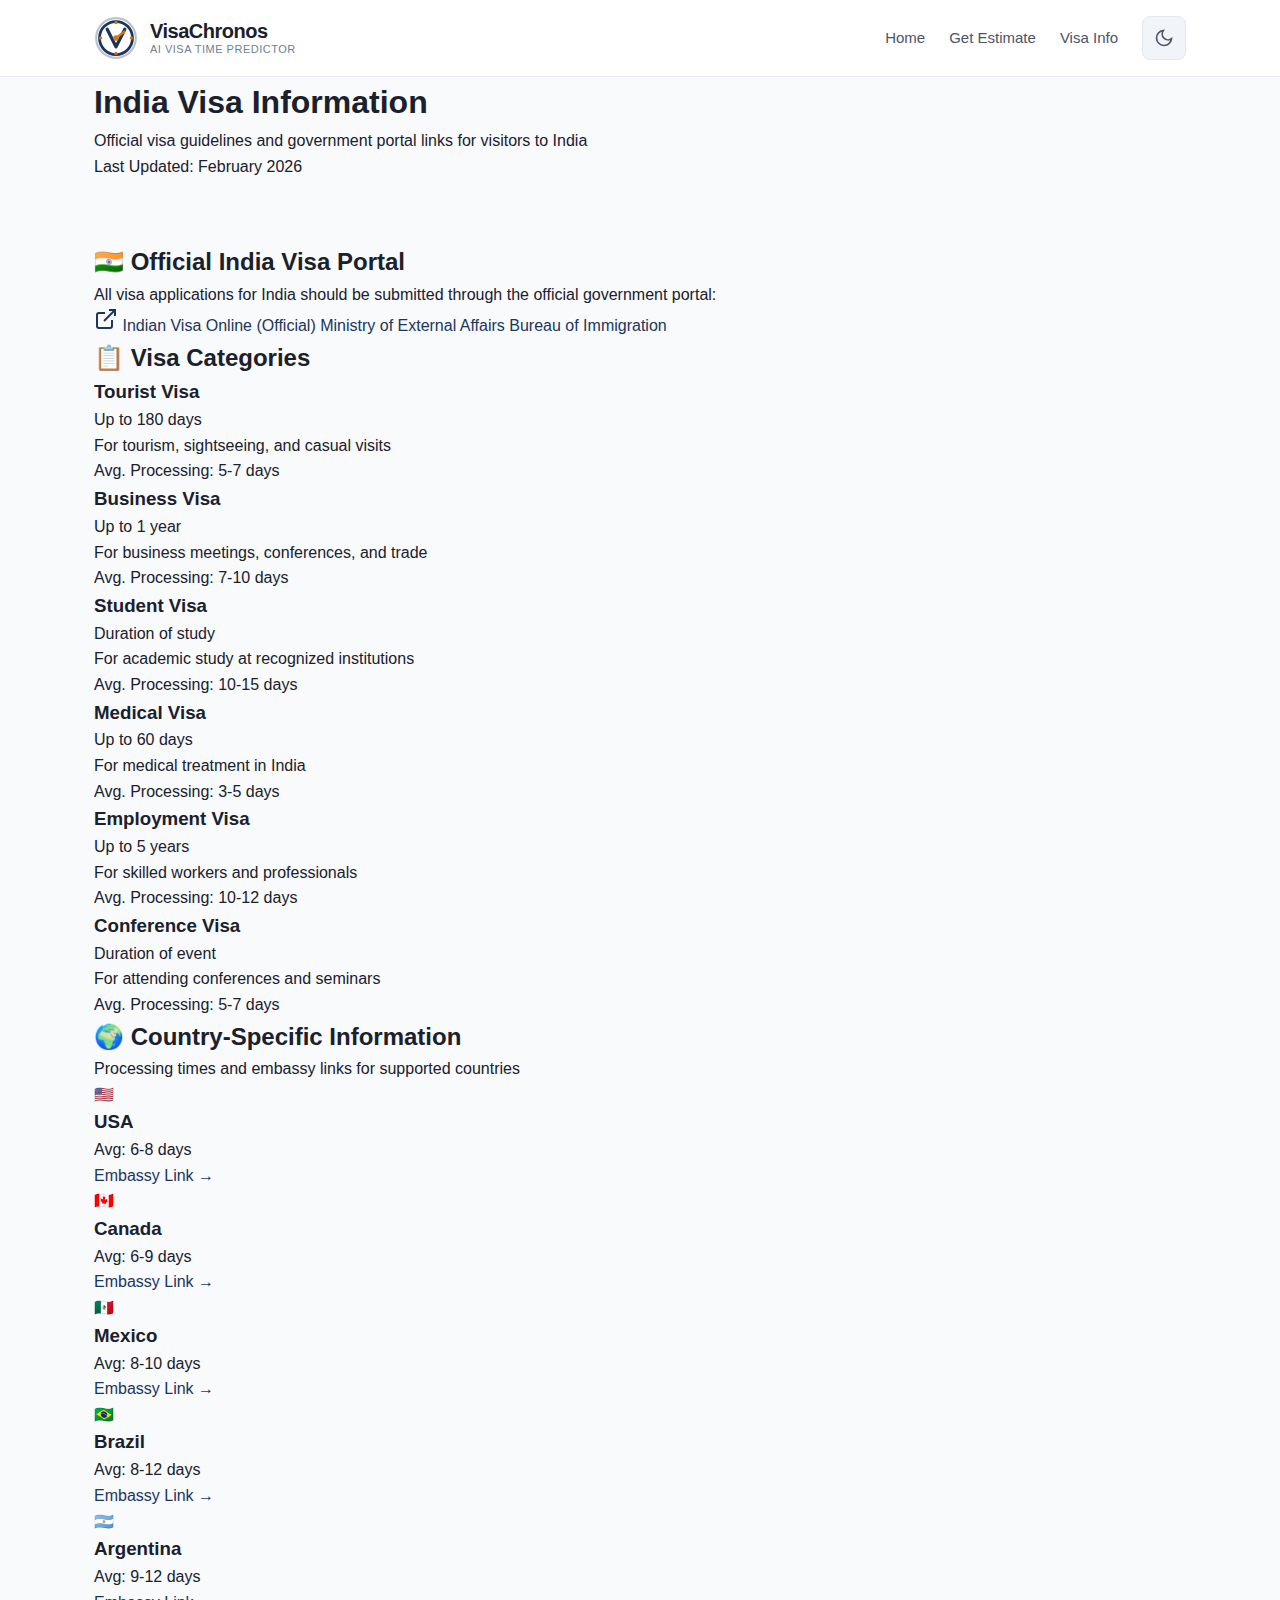
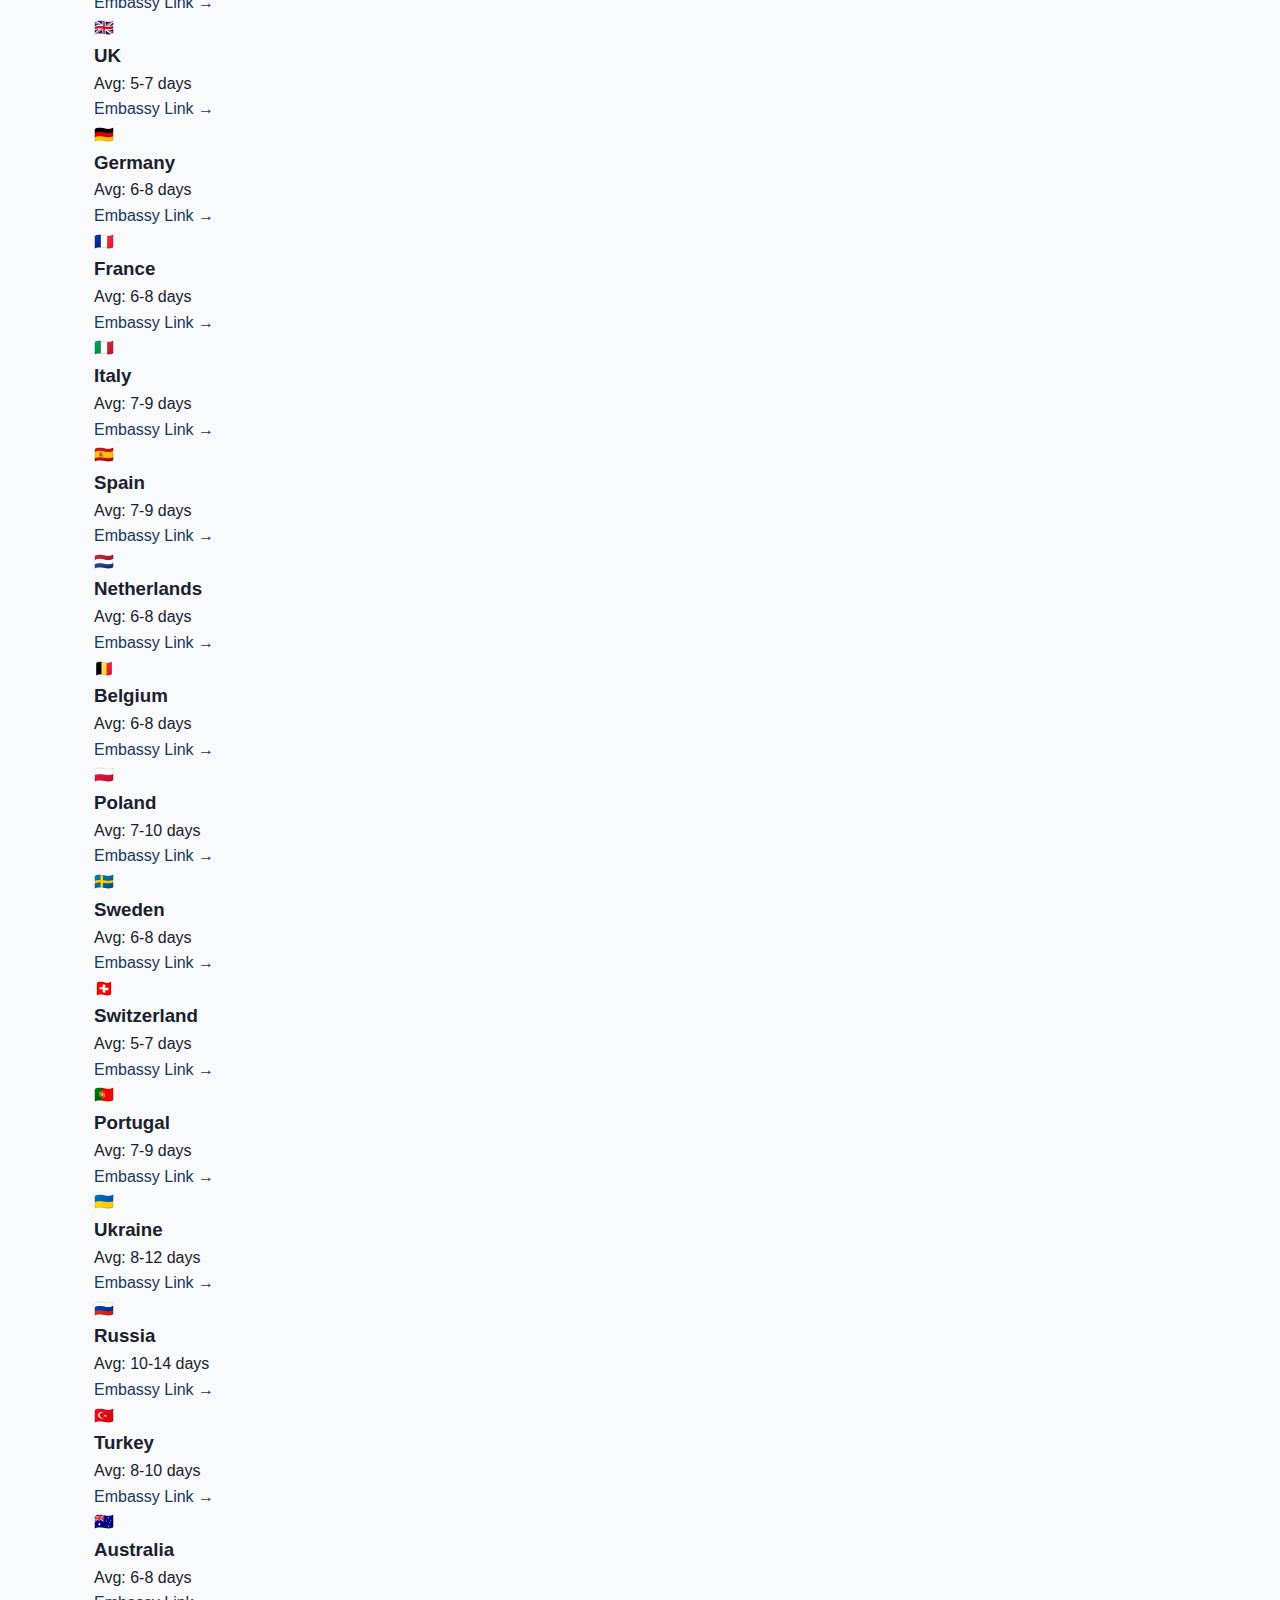
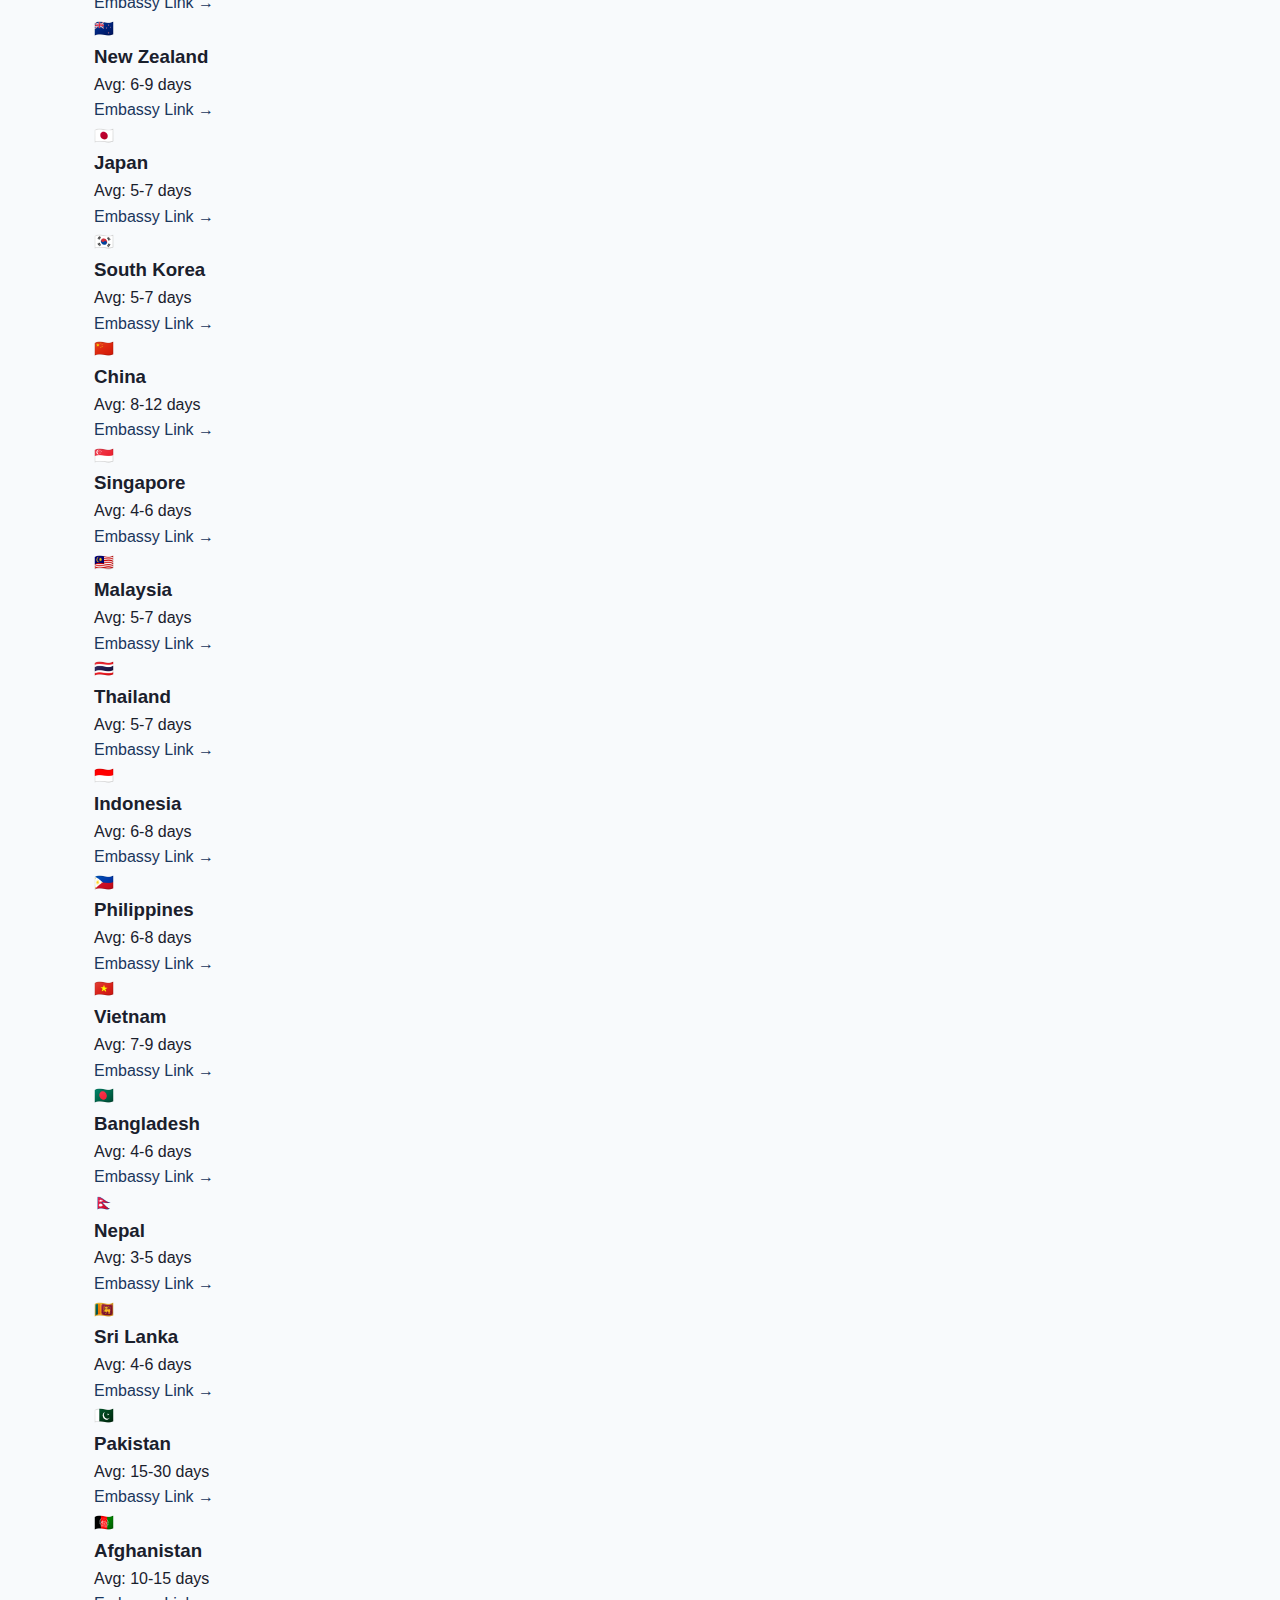
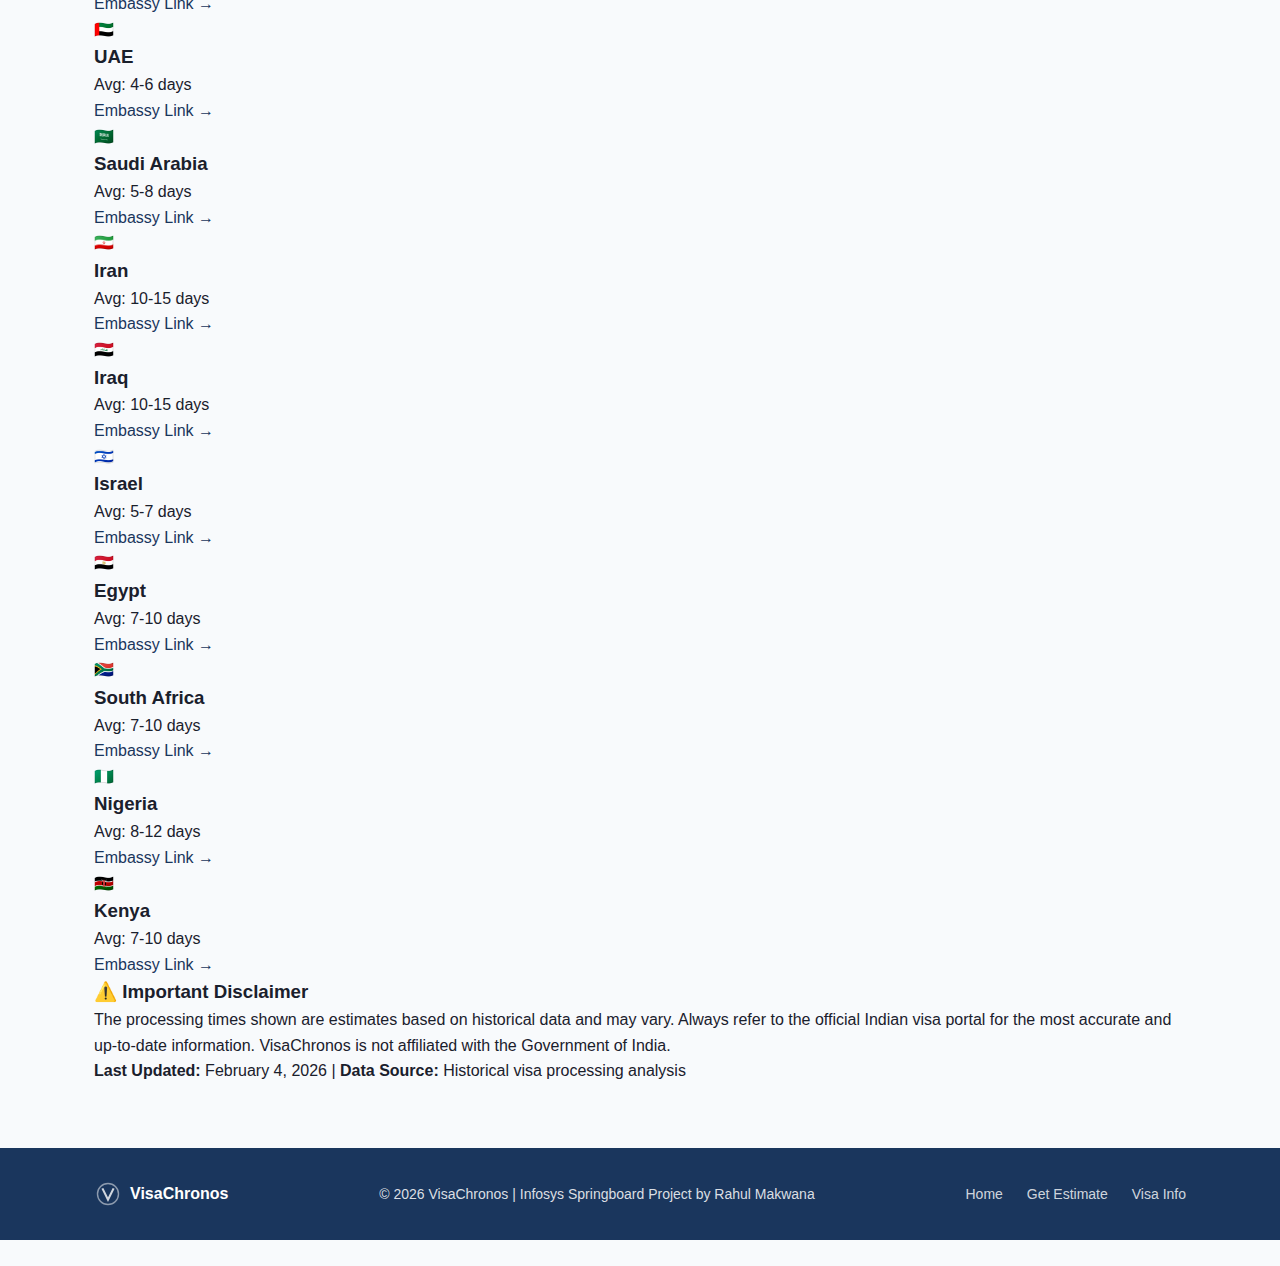
<file: webapp/frontend/visa-info.html>
<!DOCTYPE html>
<html lang="en">

<head>
    <meta charset="UTF-8">
    <meta name="viewport" content="width=device-width, initial-scale=1.0">
    <meta name="description"
        content="Official visa information and government portal links for 45+ countries applying for India visa.">
    <title>Visa Documentation | VisaChronos</title>
    <link rel="stylesheet" href="styles.css?v=20260212">
</head>

<body>
    <header class="header">
        <div class="container header__inner">
            <a href="/" class="logo">
                <svg class="logo__icon" width="40" height="40" viewBox="0 0 40 40" fill="none">
                    <circle cx="20" cy="20" r="18" stroke="currentColor" stroke-width="2" fill="none" opacity="0.3" />
                    <circle cx="20" cy="20" r="15" stroke="currentColor" stroke-width="2.5" fill="none" />
                    <circle cx="20" cy="6" r="1.5" fill="var(--accent)" />
                    <circle cx="34" cy="20" r="1.5" fill="var(--accent)" />
                    <circle cx="20" cy="34" r="1.5" fill="var(--accent)" />
                    <circle cx="6" cy="20" r="1.5" fill="var(--accent)" />
                    <path d="M12 12L20 28L28 12" stroke="currentColor" stroke-width="3" stroke-linecap="round"
                        stroke-linejoin="round" fill="none" />
                    <circle cx="20" cy="20" r="2.5" fill="var(--accent)" />
                    <line x1="20" y1="20" x2="28" y2="14" stroke="var(--accent)" stroke-width="2"
                        stroke-linecap="round" />
                </svg>
                <div class="logo__text">
                    <span class="logo__name">VisaChronos</span>
                    <span class="logo__tagline">AI Visa Time Predictor</span>
                </div>
            </a>
            <nav class="nav">
                <a href="/" class="nav__link">Home</a>
                <a href="/predict.html" class="nav__link">Get Estimate</a>
                <a href="/visa-info.html" class="nav__link nav__link--active">Visa Info</a>
                <button class="theme-toggle" id="theme-toggle" aria-label="Toggle dark mode">
                    <svg class="icon-moon" viewBox="0 0 24 24" fill="none" stroke="currentColor" stroke-width="2">
                        <path d="M21 12.79A9 9 0 1 1 11.21 3 7 7 0 0 0 21 12.79z" />
                    </svg>
                    <svg class="icon-sun" viewBox="0 0 24 24" fill="none" stroke="currentColor" stroke-width="2">
                        <circle cx="12" cy="12" r="5" />
                        <path
                            d="M12 1v2M12 21v2M4.22 4.22l1.42 1.42M18.36 18.36l1.42 1.42M1 12h2M21 12h2M4.22 19.78l1.42-1.42M18.36 5.64l1.42-1.42" />
                    </svg>
                </button>
            </nav>
        </div>
    </header>

    <section class="page-hero">
        <div class="container">
            <h1 class="page-hero__title">India Visa Information</h1>
            <p class="page-hero__subtitle">Official visa guidelines and government portal links for visitors to India
            </p>
            <p class="page-hero__updated">Last Updated: February 2026</p>
        </div>
    </section>

    <section class="visa-info section">
        <div class="container">
            <!-- Official Portal Section -->
            <div class="official-portal">
                <h2>🇮🇳 Official India Visa Portal</h2>
                <p>All visa applications for India should be submitted through the official government portal:</p>
                <div class="portal-links">
                    <a href="https://indianvisaonline.gov.in" target="_blank" rel="noopener"
                        class="portal-link portal-link--primary">
                        <svg width="24" height="24" viewBox="0 0 24 24" fill="none" stroke="currentColor"
                            stroke-width="2">
                            <path d="M18 13v6a2 2 0 0 1-2 2H5a2 2 0 0 1-2-2V8a2 2 0 0 1 2-2h6" />
                            <polyline points="15 3 21 3 21 9" />
                            <line x1="10" y1="14" x2="21" y2="3" />
                        </svg>
                        Indian Visa Online (Official)
                    </a>
                    <a href="https://www.mea.gov.in" target="_blank" rel="noopener" class="portal-link">
                        Ministry of External Affairs
                    </a>
                    <a href="https://boi.gov.in" target="_blank" rel="noopener" class="portal-link">
                        Bureau of Immigration
                    </a>
                </div>
            </div>

            <!-- Visa Types Section -->
            <div class="visa-types-section">
                <h2>📋 Visa Categories</h2>
                <div class="visa-types-grid">
                    <div class="visa-type-card">
                        <h3>Tourist Visa</h3>
                        <p class="visa-duration">Up to 180 days</p>
                        <p>For tourism, sightseeing, and casual visits</p>
                        <span class="processing-time">Avg. Processing: 5-7 days</span>
                    </div>
                    <div class="visa-type-card">
                        <h3>Business Visa</h3>
                        <p class="visa-duration">Up to 1 year</p>
                        <p>For business meetings, conferences, and trade</p>
                        <span class="processing-time">Avg. Processing: 7-10 days</span>
                    </div>
                    <div class="visa-type-card">
                        <h3>Student Visa</h3>
                        <p class="visa-duration">Duration of study</p>
                        <p>For academic study at recognized institutions</p>
                        <span class="processing-time">Avg. Processing: 10-15 days</span>
                    </div>
                    <div class="visa-type-card">
                        <h3>Medical Visa</h3>
                        <p class="visa-duration">Up to 60 days</p>
                        <p>For medical treatment in India</p>
                        <span class="processing-time">Avg. Processing: 3-5 days</span>
                    </div>
                    <div class="visa-type-card">
                        <h3>Employment Visa</h3>
                        <p class="visa-duration">Up to 5 years</p>
                        <p>For skilled workers and professionals</p>
                        <span class="processing-time">Avg. Processing: 10-12 days</span>
                    </div>
                    <div class="visa-type-card">
                        <h3>Conference Visa</h3>
                        <p class="visa-duration">Duration of event</p>
                        <p>For attending conferences and seminars</p>
                        <span class="processing-time">Avg. Processing: 5-7 days</span>
                    </div>
                </div>
            </div>

            <!-- Country-wise Information -->
            <div class="countries-section">
                <h2>🌍 Country-Specific Information</h2>
                <p class="section-desc">Processing times and embassy links for supported countries</p>

                <div class="countries-grid" id="countries-grid">
                    <!-- Americas -->
                    <div class="country-card">
                        <div class="country-flag">🇺🇸</div>
                        <h3>USA</h3>
                        <p class="avg-time">Avg: 6-8 days</p>
                        <a href="https://www.indiainnewyork.gov.in" target="_blank" rel="noopener">Embassy Link →</a>
                    </div>
                    <div class="country-card">
                        <div class="country-flag">🇨🇦</div>
                        <h3>Canada</h3>
                        <p class="avg-time">Avg: 6-9 days</p>
                        <a href="https://www.hciottawa.gov.in" target="_blank" rel="noopener">Embassy Link →</a>
                    </div>
                    <div class="country-card">
                        <div class="country-flag">🇲🇽</div>
                        <h3>Mexico</h3>
                        <p class="avg-time">Avg: 8-10 days</p>
                        <a href="https://www.indembmexico.gov.in" target="_blank" rel="noopener">Embassy Link →</a>
                    </div>
                    <div class="country-card">
                        <div class="country-flag">🇧🇷</div>
                        <h3>Brazil</h3>
                        <p class="avg-time">Avg: 8-12 days</p>
                        <a href="https://www.indiabrasilia.gov.in" target="_blank" rel="noopener">Embassy Link →</a>
                    </div>
                    <div class="country-card">
                        <div class="country-flag">🇦🇷</div>
                        <h3>Argentina</h3>
                        <p class="avg-time">Avg: 9-12 days</p>
                        <a href="https://www.embindia.gov.in" target="_blank" rel="noopener">Embassy Link →</a>
                    </div>

                    <!-- Europe -->
                    <div class="country-card">
                        <div class="country-flag">🇬🇧</div>
                        <h3>UK</h3>
                        <p class="avg-time">Avg: 5-7 days</p>
                        <a href="https://www.hcilondon.gov.in" target="_blank" rel="noopener">Embassy Link →</a>
                    </div>
                    <div class="country-card">
                        <div class="country-flag">🇩🇪</div>
                        <h3>Germany</h3>
                        <p class="avg-time">Avg: 6-8 days</p>
                        <a href="https://www.indianembassyberlin.gov.in" target="_blank" rel="noopener">Embassy Link
                            →</a>
                    </div>
                    <div class="country-card">
                        <div class="country-flag">🇫🇷</div>
                        <h3>France</h3>
                        <p class="avg-time">Avg: 6-8 days</p>
                        <a href="https://www.ambinde.fr" target="_blank" rel="noopener">Embassy Link →</a>
                    </div>
                    <div class="country-card">
                        <div class="country-flag">🇮🇹</div>
                        <h3>Italy</h3>
                        <p class="avg-time">Avg: 7-9 days</p>
                        <a href="https://www.indianembassyrome.gov.in" target="_blank" rel="noopener">Embassy Link →</a>
                    </div>
                    <div class="country-card">
                        <div class="country-flag">🇪🇸</div>
                        <h3>Spain</h3>
                        <p class="avg-time">Avg: 7-9 days</p>
                        <a href="https://www.embassyofindiamadrid.gov.in" target="_blank" rel="noopener">Embassy Link
                            →</a>
                    </div>
                    <div class="country-card">
                        <div class="country-flag">🇳🇱</div>
                        <h3>Netherlands</h3>
                        <p class="avg-time">Avg: 6-8 days</p>
                        <a href="https://www.indianembassythehague.gov.in" target="_blank" rel="noopener">Embassy Link
                            →</a>
                    </div>
                    <div class="country-card">
                        <div class="country-flag">🇧🇪</div>
                        <h3>Belgium</h3>
                        <p class="avg-time">Avg: 6-8 days</p>
                        <a href="https://www.indembassy.be" target="_blank" rel="noopener">Embassy Link →</a>
                    </div>
                    <div class="country-card">
                        <div class="country-flag">🇵🇱</div>
                        <h3>Poland</h3>
                        <p class="avg-time">Avg: 7-10 days</p>
                        <a href="https://www.indianembassywarsaw.gov.in" target="_blank" rel="noopener">Embassy Link
                            →</a>
                    </div>
                    <div class="country-card">
                        <div class="country-flag">🇸🇪</div>
                        <h3>Sweden</h3>
                        <p class="avg-time">Avg: 6-8 days</p>
                        <a href="https://www.indianembassy.se" target="_blank" rel="noopener">Embassy Link →</a>
                    </div>
                    <div class="country-card">
                        <div class="country-flag">🇨🇭</div>
                        <h3>Switzerland</h3>
                        <p class="avg-time">Avg: 5-7 days</p>
                        <a href="https://www.indembassybern.gov.in" target="_blank" rel="noopener">Embassy Link →</a>
                    </div>
                    <div class="country-card">
                        <div class="country-flag">🇵🇹</div>
                        <h3>Portugal</h3>
                        <p class="avg-time">Avg: 7-9 days</p>
                        <a href="https://www.eoilisbon.gov.in" target="_blank" rel="noopener">Embassy Link →</a>
                    </div>
                    <div class="country-card">
                        <div class="country-flag">🇺🇦</div>
                        <h3>Ukraine</h3>
                        <p class="avg-time">Avg: 8-12 days</p>
                        <a href="https://www.indianembassykyiv.gov.in" target="_blank" rel="noopener">Embassy Link →</a>
                    </div>
                    <div class="country-card">
                        <div class="country-flag">🇷🇺</div>
                        <h3>Russia</h3>
                        <p class="avg-time">Avg: 10-14 days</p>
                        <a href="https://www.indianembassymoscow.gov.in" target="_blank" rel="noopener">Embassy Link
                            →</a>
                    </div>
                    <div class="country-card">
                        <div class="country-flag">🇹🇷</div>
                        <h3>Turkey</h3>
                        <p class="avg-time">Avg: 8-10 days</p>
                        <a href="https://www.indembankara.gov.in" target="_blank" rel="noopener">Embassy Link →</a>
                    </div>

                    <!-- Asia Pacific -->
                    <div class="country-card">
                        <div class="country-flag">🇦🇺</div>
                        <h3>Australia</h3>
                        <p class="avg-time">Avg: 6-8 days</p>
                        <a href="https://www.hcindia-au.org" target="_blank" rel="noopener">Embassy Link →</a>
                    </div>
                    <div class="country-card">
                        <div class="country-flag">🇳🇿</div>
                        <h3>New Zealand</h3>
                        <p class="avg-time">Avg: 6-9 days</p>
                        <a href="https://www.hicomind.org.nz" target="_blank" rel="noopener">Embassy Link →</a>
                    </div>
                    <div class="country-card">
                        <div class="country-flag">🇯🇵</div>
                        <h3>Japan</h3>
                        <p class="avg-time">Avg: 5-7 days</p>
                        <a href="https://www.indembassy-tokyo.gov.in" target="_blank" rel="noopener">Embassy Link →</a>
                    </div>
                    <div class="country-card">
                        <div class="country-flag">🇰🇷</div>
                        <h3>South Korea</h3>
                        <p class="avg-time">Avg: 5-7 days</p>
                        <a href="https://www.indembassyseoul.gov.in" target="_blank" rel="noopener">Embassy Link →</a>
                    </div>
                    <div class="country-card">
                        <div class="country-flag">🇨🇳</div>
                        <h3>China</h3>
                        <p class="avg-time">Avg: 8-12 days</p>
                        <a href="https://www.indianembassybeijing.gov.in" target="_blank" rel="noopener">Embassy Link
                            →</a>
                    </div>
                    <div class="country-card">
                        <div class="country-flag">🇸🇬</div>
                        <h3>Singapore</h3>
                        <p class="avg-time">Avg: 4-6 days</p>
                        <a href="https://www.hcisingapore.gov.in" target="_blank" rel="noopener">Embassy Link →</a>
                    </div>
                    <div class="country-card">
                        <div class="country-flag">🇲🇾</div>
                        <h3>Malaysia</h3>
                        <p class="avg-time">Avg: 5-7 days</p>
                        <a href="https://www.hcikl.gov.in" target="_blank" rel="noopener">Embassy Link →</a>
                    </div>
                    <div class="country-card">
                        <div class="country-flag">🇹🇭</div>
                        <h3>Thailand</h3>
                        <p class="avg-time">Avg: 5-7 days</p>
                        <a href="https://www.indianembassy.in.th" target="_blank" rel="noopener">Embassy Link →</a>
                    </div>
                    <div class="country-card">
                        <div class="country-flag">🇮🇩</div>
                        <h3>Indonesia</h3>
                        <p class="avg-time">Avg: 6-8 days</p>
                        <a href="https://www.indianembassyjakarta.gov.in" target="_blank" rel="noopener">Embassy Link
                            →</a>
                    </div>
                    <div class="country-card">
                        <div class="country-flag">🇵🇭</div>
                        <h3>Philippines</h3>
                        <p class="avg-time">Avg: 6-8 days</p>
                        <a href="https://www.indianembassymanila.gov.in" target="_blank" rel="noopener">Embassy Link
                            →</a>
                    </div>
                    <div class="country-card">
                        <div class="country-flag">🇻🇳</div>
                        <h3>Vietnam</h3>
                        <p class="avg-time">Avg: 7-9 days</p>
                        <a href="https://www.indianembassyhanoi.gov.in" target="_blank" rel="noopener">Embassy Link
                            →</a>
                    </div>

                    <!-- South Asia -->
                    <div class="country-card">
                        <div class="country-flag">🇧🇩</div>
                        <h3>Bangladesh</h3>
                        <p class="avg-time">Avg: 4-6 days</p>
                        <a href="https://www.hcidhaka.gov.in" target="_blank" rel="noopener">Embassy Link →</a>
                    </div>
                    <div class="country-card">
                        <div class="country-flag">🇳🇵</div>
                        <h3>Nepal</h3>
                        <p class="avg-time">Avg: 3-5 days</p>
                        <a href="https://www.indianembassy.org.np" target="_blank" rel="noopener">Embassy Link →</a>
                    </div>
                    <div class="country-card">
                        <div class="country-flag">🇱🇰</div>
                        <h3>Sri Lanka</h3>
                        <p class="avg-time">Avg: 4-6 days</p>
                        <a href="https://www.hcicolombo.gov.in" target="_blank" rel="noopener">Embassy Link →</a>
                    </div>
                    <div class="country-card">
                        <div class="country-flag">🇵🇰</div>
                        <h3>Pakistan</h3>
                        <p class="avg-time">Avg: 15-30 days</p>
                        <a href="https://www.indianhighcommission.com.pk" target="_blank" rel="noopener">Embassy Link
                            →</a>
                    </div>
                    <div class="country-card">
                        <div class="country-flag">🇦🇫</div>
                        <h3>Afghanistan</h3>
                        <p class="avg-time">Avg: 10-15 days</p>
                        <a href="https://www.indianembassykabul.gov.in" target="_blank" rel="noopener">Embassy Link
                            →</a>
                    </div>

                    <!-- Middle East -->
                    <div class="country-card">
                        <div class="country-flag">🇦🇪</div>
                        <h3>UAE</h3>
                        <p class="avg-time">Avg: 4-6 days</p>
                        <a href="https://www.indembassyuae.gov.in" target="_blank" rel="noopener">Embassy Link →</a>
                    </div>
                    <div class="country-card">
                        <div class="country-flag">🇸🇦</div>
                        <h3>Saudi Arabia</h3>
                        <p class="avg-time">Avg: 5-8 days</p>
                        <a href="https://www.indianembassy.org.sa" target="_blank" rel="noopener">Embassy Link →</a>
                    </div>
                    <div class="country-card">
                        <div class="country-flag">🇮🇷</div>
                        <h3>Iran</h3>
                        <p class="avg-time">Avg: 10-15 days</p>
                        <a href="https://www.indianembassy-tehran.ir" target="_blank" rel="noopener">Embassy Link →</a>
                    </div>
                    <div class="country-card">
                        <div class="country-flag">🇮🇶</div>
                        <h3>Iraq</h3>
                        <p class="avg-time">Avg: 10-15 days</p>
                        <a href="https://www.indianembassybaghdad.gov.in" target="_blank" rel="noopener">Embassy Link
                            →</a>
                    </div>
                    <div class="country-card">
                        <div class="country-flag">🇮🇱</div>
                        <h3>Israel</h3>
                        <p class="avg-time">Avg: 5-7 days</p>
                        <a href="https://www.indembassy.co.il" target="_blank" rel="noopener">Embassy Link →</a>
                    </div>
                    <div class="country-card">
                        <div class="country-flag">🇪🇬</div>
                        <h3>Egypt</h3>
                        <p class="avg-time">Avg: 7-10 days</p>
                        <a href="https://www.indembcairo.gov.in" target="_blank" rel="noopener">Embassy Link →</a>
                    </div>

                    <!-- Africa -->
                    <div class="country-card">
                        <div class="country-flag">🇿🇦</div>
                        <h3>South Africa</h3>
                        <p class="avg-time">Avg: 7-10 days</p>
                        <a href="https://www.hcipretoria.gov.in" target="_blank" rel="noopener">Embassy Link →</a>
                    </div>
                    <div class="country-card">
                        <div class="country-flag">🇳🇬</div>
                        <h3>Nigeria</h3>
                        <p class="avg-time">Avg: 8-12 days</p>
                        <a href="https://www.hcilagos.gov.in" target="_blank" rel="noopener">Embassy Link →</a>
                    </div>
                    <div class="country-card">
                        <div class="country-flag">🇰🇪</div>
                        <h3>Kenya</h3>
                        <p class="avg-time">Avg: 7-10 days</p>
                        <a href="https://www.hcikenyaindia.gov.in" target="_blank" rel="noopener">Embassy Link →</a>
                    </div>
                </div>
            </div>

            <!-- Disclaimer -->
            <div class="disclaimer">
                <h3>⚠️ Important Disclaimer</h3>
                <p>
                    The processing times shown are estimates based on historical data and may vary.
                    Always refer to the official Indian visa portal for the most accurate and up-to-date information.
                    VisaChronos is not affiliated with the Government of India.
                </p>
                <p class="last-updated">
                    <strong>Last Updated:</strong> February 4, 2026 |
                    <strong>Data Source:</strong> Historical visa processing analysis
                </p>
            </div>
        </div>
    </section>

    <footer class="footer">
        <div class="container footer__inner">
            <div class="footer__brand">
                <svg width="28" height="28" viewBox="0 0 40 40" fill="none">
                    <circle cx="20" cy="20" r="15" stroke="rgba(255,255,255,0.5)" stroke-width="2" fill="none" />
                    <path d="M12 12L20 28L28 12" stroke="rgba(255,255,255,0.8)" stroke-width="3" fill="none" />
                </svg>
                <span>VisaChronos</span>
            </div>
            <p class="footer__text">© 2026 VisaChronos | Infosys Springboard Project by Rahul Makwana</p>
            <div class="footer__links">
                <a href="/" class="footer__link">Home</a>
                <a href="/predict.html" class="footer__link">Get Estimate</a>
                <a href="/visa-info.html" class="footer__link">Visa Info</a>
            </div>
        </div>
    </footer>

    <!-- Back to Top Button -->
    <button id="back-to-top" class="back-to-top" aria-label="Back to top">
        <svg viewBox="0 0 24 24" fill="none" stroke="currentColor" stroke-width="2.5" stroke-linecap="round"
            stroke-linejoin="round">
            <path d="M18 15l-6-6-6 6" />
        </svg>
    </button>

    <script src="app.js?v=20260211"></script>
</body>

</html>
</file>
<file: webapp/frontend/styles.css>
/* 
   VisaChronos - AI Visa Processing Time Predictor
   Professional Design with Dark/Light Theme Toggle
   Author: Rahul Makwana | Infosys Springboard
*/

/* ============================================
   CSS VARIABLES - LIGHT THEME (Default)
   ============================================ */
:root {
  /* Primary Colors */
  --primary: #1a365d;
  --primary-light: #2c5282;
  --primary-dark: #0d1f3c;

  /* Accent */
  --accent: #d97706;
  --accent-light: #f59e0b;
  --accent-dark: #b45309;

  /* Text */
  --text-primary: #1a202c;
  --text-secondary: #4a5568;
  --text-muted: #718096;

  /* Backgrounds */
  --bg-body: #f8fafc;
  --bg-card: #ffffff;
  --bg-elevated: #f1f5f9;

  /* Borders */
  --border: #e2e8f0;
  --border-strong: #cbd5e0;

  /* Status Colors */
  --success: #059669;
  --warning: #d97706;
  --danger: #dc2626;

  /* Spacing */
  --space-1: 4px;
  --space-2: 8px;
  --space-3: 12px;
  --space-4: 16px;
  --space-5: 24px;
  --space-6: 32px;
  --space-8: 48px;
  --space-10: 64px;

  /* Typography */
  --font-sans: -apple-system, BlinkMacSystemFont, "Segoe UI", Roboto, "Helvetica Neue", Arial, sans-serif;
  --font-mono: "SF Mono", Consolas, "Liberation Mono", Menlo, monospace;

  /* Borders */
  --radius-sm: 4px;
  --radius-md: 8px;
  --radius-lg: 12px;
  --radius-full: 9999px;

  /* Shadows */
  --shadow-sm: 0 1px 2px rgba(0, 0, 0, 0.05);
  --shadow-md: 0 4px 12px rgba(0, 0, 0, 0.08);
  --shadow-lg: 0 8px 24px rgba(0, 0, 0, 0.12);

  /* Transitions */
  --transition-fast: 0.15s ease;
  --transition-normal: 0.25s ease;
  --transition-slow: 0.4s ease;
}

/* ============================================
   DARK THEME
   ============================================ */
[data-theme="dark"] {
  --primary: #60a5fa;
  --primary-light: #93c5fd;
  --primary-dark: #3b82f6;

  --accent: #fbbf24;
  --accent-light: #fcd34d;
  --accent-dark: #f59e0b;

  --text-primary: #f1f5f9;
  --text-secondary: #cbd5e0;
  --text-muted: #94a3b8;

  --bg-body: #0f172a;
  --bg-card: #1e293b;
  --bg-elevated: #334155;

  --border: #334155;
  --border-strong: #475569;

  --shadow-sm: 0 1px 2px rgba(0, 0, 0, 0.3);
  --shadow-md: 0 4px 12px rgba(0, 0, 0, 0.4);
  --shadow-lg: 0 8px 24px rgba(0, 0, 0, 0.5);
}

/* ============================================
   BASE RESET
   ============================================ */
*,
*::before,
*::after {
  box-sizing: border-box;
  margin: 0;
  padding: 0;
}

html {
  font-size: 16px;
  scroll-behavior: smooth;
  -webkit-font-smoothing: antialiased;
}

body {
  font-family: var(--font-sans);
  background: var(--bg-body);
  color: var(--text-primary);
  line-height: 1.6;
  min-height: 100vh;
  transition: background var(--transition-normal), color var(--transition-normal);
}

a {
  color: var(--primary);
  text-decoration: none;
  transition: color var(--transition-fast);
}

a:hover {
  color: var(--primary-light);
}

img {
  max-width: 100%;
}

button {
  font-family: inherit;
  cursor: pointer;
  border: none;
  background: none;
}

/* ============================================
   LAYOUT
   ============================================ */
.container {
  max-width: 1140px;
  margin: 0 auto;
  padding: 0 var(--space-5);
}

.section {
  padding: var(--space-10) 0;
}

.section__header {
  text-align: center;
  margin-bottom: var(--space-8);
}

.section__badge {
  display: inline-block;
  background: var(--bg-elevated);
  color: var(--primary);
  padding: var(--space-1) var(--space-4);
  border-radius: var(--radius-full);
  font-size: 0.8125rem;
  font-weight: 600;
  text-transform: uppercase;
  letter-spacing: 0.5px;
  margin-bottom: var(--space-3);
}

.section__title {
  font-size: 2rem;
  font-weight: 700;
  color: var(--text-primary);
  margin-bottom: var(--space-2);
}

.section__subtitle {
  color: var(--text-secondary);
  font-size: 1.0625rem;
  max-width: 600px;
  margin: 0 auto;
}

/* ============================================
   HEADER
   ============================================ */
.header {
  background: var(--bg-card);
  border-bottom: 1px solid var(--border);
  padding: var(--space-4) 0;
  position: sticky;
  top: 0;
  z-index: 100;
  transition: background var(--transition-normal), border var(--transition-normal);
}

.header__inner {
  display: flex;
  align-items: center;
  justify-content: space-between;
}

/* Logo */
.logo {
  display: flex;
  align-items: center;
  gap: var(--space-3);
}

.logo:hover {
  text-decoration: none;
}

.logo__icon {
  width: 44px;
  height: 44px;
  flex-shrink: 0;
}

.logo__text {
  display: flex;
  flex-direction: column;
  line-height: 1.2;
}

.logo__name {
  font-weight: 700;
  font-size: 1.25rem;
  color: var(--text-primary);
  letter-spacing: -0.5px;
}

.logo__tagline {
  font-size: 0.6875rem;
  color: var(--text-muted);
  text-transform: uppercase;
  letter-spacing: 0.5px;
}

/* Navigation */
.nav {
  display: flex;
  align-items: center;
  gap: var(--space-5);
}

.nav__link {
  color: var(--text-secondary);
  font-size: 0.9375rem;
  font-weight: 500;
  padding: var(--space-2) 0;
  position: relative;
}

.nav__link::after {
  content: '';
  position: absolute;
  bottom: 0;
  left: 0;
  width: 0;
  height: 2px;
  background: var(--accent);
  transition: width var(--transition-normal);
}

.nav__link:hover {
  color: var(--text-primary);
  text-decoration: none;
}

.nav__link:hover::after {
  width: 100%;
}

/* Theme Toggle */
.theme-toggle {
  width: 44px;
  height: 44px;
  border-radius: var(--radius-md);
  display: flex;
  align-items: center;
  justify-content: center;
  background: var(--bg-elevated);
  border: 1px solid var(--border);
  color: var(--text-secondary);
  cursor: pointer;
  transition: all var(--transition-fast);
}

.theme-toggle:hover {
  background: var(--bg-card);
  color: var(--accent);
  border-color: var(--accent);
}

.theme-toggle svg {
  width: 20px;
  height: 20px;
}

.theme-toggle .icon-moon {
  display: block;
}

.theme-toggle .icon-sun {
  display: none;
}

[data-theme="dark"] .theme-toggle .icon-moon {
  display: none;
}

[data-theme="dark"] .theme-toggle .icon-sun {
  display: block;
}

/* ============================================
   BUTTONS
   ============================================ */
.btn {
  display: inline-flex;
  align-items: center;
  justify-content: center;
  gap: var(--space-2);
  padding: var(--space-3) var(--space-5);
  font-size: 0.9375rem;
  font-weight: 600;
  border-radius: var(--radius-md);
  border: 2px solid transparent;
  cursor: pointer;
  transition: all var(--transition-fast);
  text-decoration: none;
}

.btn:hover {
  transform: translateY(-2px);
  text-decoration: none;
}

.btn:active {
  transform: translateY(0);
}

.btn--primary {
  background: var(--primary);
  color: white;
  border-color: var(--primary);
}

.btn--primary:hover {
  background: var(--primary-light);
  border-color: var(--primary-light);
}

.btn--accent {
  background: var(--accent);
  color: white;
  border-color: var(--accent);
}

.btn--accent:hover {
  background: var(--accent-light);
  border-color: var(--accent-light);
  box-shadow: 0 4px 16px rgba(217, 119, 6, 0.3);
}

.btn--outline {
  background: transparent;
  color: var(--text-primary);
  border-color: var(--border-strong);
}

.btn--outline:hover {
  background: var(--bg-elevated);
  border-color: var(--primary);
  color: var(--primary);
}

.btn--ghost {
  background: rgba(255, 255, 255, 0.15);
  color: white;
  border-color: rgba(255, 255, 255, 0.3);
}

.btn--ghost:hover {
  background: rgba(255, 255, 255, 0.25);
  border-color: rgba(255, 255, 255, 0.5);
}

.btn--large {
  padding: var(--space-4) var(--space-6);
  font-size: 1rem;
}

.btn svg {
  width: 18px;
  height: 18px;
}

/* ============================================
   HERO
   ============================================ */
.hero {
  background: linear-gradient(135deg, #1a365d 0%, #0d1f3c 100%);
  color: white;
  padding: var(--space-10) 0;
  position: relative;
  overflow: hidden;
}

[data-theme="dark"] .hero {
  background: linear-gradient(135deg, #1e293b 0%, #0f172a 100%);
}

.hero__inner {
  display: grid;
  grid-template-columns: 1fr 400px;
  gap: var(--space-8);
  align-items: center;
}

.hero__badge {
  display: inline-flex;
  align-items: center;
  gap: var(--space-2);
  background: rgba(255, 255, 255, 0.12);
  padding: var(--space-2) var(--space-4);
  border-radius: var(--radius-full);
  font-size: 0.8125rem;
  font-weight: 500;
  margin-bottom: var(--space-4);
  animation: fadeInDown 0.6s ease;
}

.hero__title {
  font-size: 2.75rem;
  font-weight: 700;
  line-height: 1.1;
  margin-bottom: var(--space-4);
  animation: fadeInUp 0.6s ease 0.1s both;
}

.hero__subtitle {
  font-size: 1.125rem;
  color: rgba(255, 255, 255, 0.8);
  margin-bottom: var(--space-6);
  max-width: 500px;
  line-height: 1.7;
  animation: fadeInUp 0.6s ease 0.2s both;
}

.hero__actions {
  display: flex;
  gap: var(--space-4);
  flex-wrap: wrap;
  animation: fadeInUp 0.6s ease 0.3s both;
}

/* Demo Card */
.demo-card {
  background: var(--bg-card);
  border-radius: var(--radius-lg);
  overflow: hidden;
  box-shadow: var(--shadow-lg);
  animation: fadeInRight 0.6s ease 0.3s both;
}

.demo-card__header {
  background: var(--bg-elevated);
  padding: var(--space-4);
  font-weight: 600;
  color: var(--text-primary);
  text-transform: uppercase;
  font-size: 0.75rem;
  letter-spacing: 1px;
}

.demo-card__body {
  padding: var(--space-5);
}

.demo-card__main {
  text-align: center;
  padding: var(--space-4) 0;
  margin-bottom: var(--space-4);
  border-bottom: 1px solid var(--border);
}

.demo-card__days {
  font-size: 3.5rem;
  font-weight: 700;
  color: var(--accent);
  line-height: 1;
}

.demo-card__unit {
  color: var(--text-muted);
  font-size: 0.875rem;
  margin-top: var(--space-1);
}

.demo-card__rows {
  display: flex;
  flex-direction: column;
  gap: var(--space-3);
}

.demo-card__row {
  display: flex;
  justify-content: space-between;
  font-size: 0.9375rem;
  color: var(--text-primary);
}

.demo-card__row span:first-child {
  color: var(--text-muted);
}

.text-success {
  color: var(--success) !important;
}

.text-warning {
  color: var(--warning) !important;
}

.text-danger {
  color: var(--danger) !important;
}

/* ============================================
   ANIMATIONS
   ============================================ */
@keyframes fadeInUp {
  from {
    opacity: 0;
    transform: translateY(20px);
  }

  to {
    opacity: 1;
    transform: translateY(0);
  }
}

@keyframes fadeInDown {
  from {
    opacity: 0;
    transform: translateY(-20px);
  }

  to {
    opacity: 1;
    transform: translateY(0);
  }
}

@keyframes fadeInRight {
  from {
    opacity: 0;
    transform: translateX(30px);
  }

  to {
    opacity: 1;
    transform: translateX(0);
  }
}

@keyframes fadeIn {
  from {
    opacity: 0;
  }

  to {
    opacity: 1;
  }
}

/* Scroll Reveal */
.reveal {
  opacity: 0;
  transform: translateY(30px);
  transition: opacity 0.6s ease, transform 0.6s ease;
}

.reveal.visible {
  opacity: 1;
  transform: translateY(0);
}

/* ============================================
   STATS BAR
   ============================================ */
.stats-bar {
  background: var(--bg-card);
  border-bottom: 1px solid var(--border);
  padding: var(--space-6) 0;
}

.stats-bar__inner {
  display: grid;
  grid-template-columns: repeat(4, 1fr);
  gap: var(--space-6);
  text-align: center;
}

.stat {
  animation: fadeInUp 0.5s ease both;
}

.stat:nth-child(1) {
  animation-delay: 0.1s;
}

.stat:nth-child(2) {
  animation-delay: 0.2s;
}

.stat:nth-child(3) {
  animation-delay: 0.3s;
}

.stat:nth-child(4) {
  animation-delay: 0.4s;
}

.stat__value {
  font-size: 2.25rem;
  font-weight: 700;
  color: var(--accent);
  line-height: 1;
}

.stat__label {
  font-size: 0.8125rem;
  color: var(--text-muted);
  margin-top: var(--space-2);
}

/* ============================================
   TECHNOLOGY SECTION
   ============================================ */
.technology {
  background: var(--bg-card);
}

.tech-grid {
  display: grid;
  grid-template-columns: 1fr 1fr;
  gap: var(--space-5);
}

.tech-card {
  background: var(--bg-elevated);
  border: 1px solid var(--border);
  border-radius: var(--radius-lg);
  padding: var(--space-5);
  transition: transform var(--transition-normal), box-shadow var(--transition-normal);
}

.tech-card:hover {
  transform: translateY(-4px);
  box-shadow: var(--shadow-lg);
}

.tech-card--main {
  grid-column: span 2;
  background: linear-gradient(135deg, var(--primary) 0%, var(--primary-dark) 100%);
  color: white;
  border: none;
}

[data-theme="dark"] .tech-card--main {
  background: linear-gradient(135deg, #3b82f6 0%, #1d4ed8 100%);
}

.tech-card--main .tech-card__text {
  color: rgba(255, 255, 255, 0.85);
}

.tech-card__icon {
  width: 48px;
  height: 48px;
  background: var(--bg-card);
  border-radius: var(--radius-md);
  display: flex;
  align-items: center;
  justify-content: center;
  color: var(--primary);
  margin-bottom: var(--space-4);
}

.tech-card--main .tech-card__icon {
  background: rgba(255, 255, 255, 0.15);
  color: white;
}

.tech-card__title {
  font-size: 1.125rem;
  font-weight: 600;
  margin-bottom: var(--space-2);
}

.tech-card__text {
  color: var(--text-secondary);
  font-size: 0.9375rem;
  line-height: 1.6;
}

.tech-card__stats {
  display: flex;
  gap: var(--space-6);
  margin-top: var(--space-5);
  padding-top: var(--space-5);
  border-top: 1px solid rgba(255, 255, 255, 0.2);
}

.tech-stat__value {
  font-size: 1.25rem;
  font-weight: 700;
  display: block;
}

.tech-stat__label {
  font-size: 0.75rem;
  opacity: 0.8;
  text-transform: uppercase;
}

.tech-stack {
  display: flex;
  align-items: center;
  gap: var(--space-4);
  margin-top: var(--space-6);
  padding-top: var(--space-6);
  border-top: 1px solid var(--border);
  flex-wrap: wrap;
}

.tech-stack__label {
  font-weight: 600;
  color: var(--text-secondary);
}

.tech-stack__items {
  display: flex;
  gap: var(--space-2);
  flex-wrap: wrap;
}

.tech-badge {
  background: var(--primary);
  color: white;
  padding: var(--space-1) var(--space-3);
  border-radius: var(--radius-sm);
  font-size: 0.8125rem;
  font-weight: 500;
}

/* ============================================
   FEATURES
   ============================================ */
.features {
  background: var(--bg-body);
}

.features__grid {
  display: grid;
  grid-template-columns: repeat(3, 1fr);
  gap: var(--space-5);
}

.feature-card {
  background: var(--bg-card);
  border: 1px solid var(--border);
  border-radius: var(--radius-lg);
  padding: var(--space-5);
  transition: all var(--transition-normal);
}

.feature-card:hover {
  transform: translateY(-4px);
  box-shadow: var(--shadow-lg);
  border-color: var(--accent);
}

.feature-card__number {
  font-size: 2rem;
  font-weight: 700;
  color: var(--accent);
  opacity: 0.4;
  margin-bottom: var(--space-3);
}

.feature-card__title {
  font-weight: 600;
  margin-bottom: var(--space-2);
  color: var(--text-primary);
}

.feature-card__text {
  font-size: 0.9375rem;
  color: var(--text-secondary);
  line-height: 1.6;
}

/* ============================================
   CHARTS SECTION
   ============================================ */
.analytics {
  background: var(--bg-card);
}

.charts-grid {
  display: grid;
  grid-template-columns: repeat(2, 1fr);
  gap: var(--space-5);
}

.chart-card {
  background: var(--bg-elevated);
  border: 1px solid var(--border);
  border-radius: var(--radius-lg);
  padding: var(--space-5);
}

.chart-card--full {
  grid-column: span 2;
}

.chart-card__header {
  margin-bottom: var(--space-4);
}

.chart-card__title {
  font-weight: 600;
  color: var(--text-primary);
}

.chart-card__subtitle {
  font-size: 0.8125rem;
  color: var(--text-muted);
}

/* Bar Chart */
.bar-chart {
  display: flex;
  align-items: flex-end;
  gap: var(--space-2);
  height: 180px;
  padding-top: var(--space-4);
}

.bar-chart__item {
  flex: 1;
  display: flex;
  flex-direction: column;
  align-items: center;
  gap: var(--space-2);
}

.bar-chart__bar {
  width: 100%;
  max-width: 50px;
  background: var(--primary);
  border-radius: var(--radius-sm) var(--radius-sm) 0 0;
  transition: height 0.8s ease;
}

.bar-chart__bar--accent {
  background: var(--accent);
}

.bar-chart__label {
  font-size: 0.6875rem;
  color: var(--text-muted);
  text-align: center;
}

.bar-chart__value {
  font-size: 0.75rem;
  font-weight: 600;
  color: var(--text-primary);
}

/* Mini Stats */
.mini-stats {
  display: grid;
  grid-template-columns: repeat(3, 1fr);
  gap: var(--space-3);
  margin-top: var(--space-4);
}

.mini-stat {
  text-align: center;
  padding: var(--space-3);
  background: var(--bg-card);
  border-radius: var(--radius-md);
}

.mini-stat__value {
  font-size: 1rem;
  font-weight: 700;
  color: var(--accent);
}

.mini-stat__label {
  font-size: 0.6875rem;
  color: var(--text-muted);
  text-transform: uppercase;
}

/* ============================================
   STEPS SECTION
   ============================================ */
.steps {
  background: var(--bg-body);
}

.steps__grid {
  display: grid;
  grid-template-columns: repeat(3, 1fr);
  gap: var(--space-6);
  position: relative;
}

.step {
  text-align: center;
  position: relative;
}

.step__line {
  position: absolute;
  top: 28px;
  left: 50%;
  width: 100%;
  height: 2px;
  background: var(--border);
}

.step:last-child .step__line {
  display: none;
}

.step__number {
  width: 56px;
  height: 56px;
  background: var(--accent);
  color: white;
  border-radius: 50%;
  display: flex;
  align-items: center;
  justify-content: center;
  font-weight: 700;
  font-size: 1.25rem;
  margin: 0 auto var(--space-4);
  position: relative;
  z-index: 1;
  transition: transform var(--transition-fast), box-shadow var(--transition-fast);
}

.step:hover .step__number {
  transform: scale(1.1);
  box-shadow: 0 4px 16px rgba(217, 119, 6, 0.4);
}

.step__title {
  font-weight: 600;
  margin-bottom: var(--space-2);
  color: var(--text-primary);
}

.step__text {
  font-size: 0.9375rem;
  color: var(--text-secondary);
  line-height: 1.6;
}

.steps__cta {
  text-align: center;
  margin-top: var(--space-8);
}

/* ============================================
   FORM PAGE
   ============================================ */
.form-page {
  min-height: 100vh;
}

.form-wrapper {
  max-width: 800px;
  margin: 0 auto;
  padding: var(--space-6) var(--space-5);
}

.form-header {
  text-align: center;
  margin-bottom: var(--space-6);
}

.form-header__title {
  font-size: 1.75rem;
  font-weight: 700;
  margin-bottom: var(--space-2);
  color: var(--text-primary);
}

.form-header__subtitle {
  color: var(--text-secondary);
}

.form-card {
  background: var(--bg-card);
  border: 1px solid var(--border);
  border-radius: var(--radius-lg);
  padding: var(--space-6);
}

.form-section {
  margin-bottom: var(--space-6);
}

.form-section:last-child {
  margin-bottom: 0;
}

.form-section__title {
  font-weight: 600;
  font-size: 1rem;
  color: var(--text-primary);
  margin-bottom: var(--space-4);
  padding-bottom: var(--space-3);
  border-bottom: 1px solid var(--border);
}

.form-row {
  display: grid;
  grid-template-columns: 1fr 1fr;
  gap: var(--space-4);
  margin-bottom: var(--space-4);
}

.form-row:last-child {
  margin-bottom: 0;
}

.form-group {
  display: flex;
  flex-direction: column;
}

.form-label {
  font-size: 0.875rem;
  font-weight: 500;
  color: var(--text-primary);
  margin-bottom: var(--space-2);
}

.form-label .required {
  color: var(--danger);
}

.form-input,
.form-select {
  padding: var(--space-3) var(--space-4);
  border: 2px solid var(--border);
  border-radius: var(--radius-md);
  font-size: 1rem;
  font-family: inherit;
  background: var(--bg-card);
  color: var(--text-primary);
  transition: all var(--transition-fast);
  width: 100%;
}

.form-input:hover,
.form-select:hover {
  border-color: var(--border-strong);
}

.form-input:focus,
.form-select:focus {
  outline: none;
  border-color: var(--accent);
  box-shadow: 0 0 0 4px rgba(217, 119, 6, 0.12);
}

.form-input::placeholder {
  color: var(--text-muted);
}

/* Custom Select Dropdown Styling */
.form-select {
  appearance: none;
  -webkit-appearance: none;
  -moz-appearance: none;
  background-image: url("data:image/svg+xml,%3Csvg xmlns='http://www.w3.org/2000/svg' width='20' height='20' viewBox='0 0 24 24' fill='none' stroke='%234a5568' stroke-width='2' stroke-linecap='round' stroke-linejoin='round'%3E%3Cpath d='M6 9l6 6 6-6'/%3E%3C/svg%3E");
  background-repeat: no-repeat;
  background-position: right 12px center;
  background-size: 20px;
  padding-right: 44px;
  cursor: pointer;
}

[data-theme="dark"] .form-select {
  background-image: url("data:image/svg+xml,%3Csvg xmlns='http://www.w3.org/2000/svg' width='20' height='20' viewBox='0 0 24 24' fill='none' stroke='%2394a3b8' stroke-width='2' stroke-linecap='round' stroke-linejoin='round'%3E%3Cpath d='M6 9l6 6 6-6'/%3E%3C/svg%3E");
}

.form-select:focus {
  background-image: url("data:image/svg+xml,%3Csvg xmlns='http://www.w3.org/2000/svg' width='20' height='20' viewBox='0 0 24 24' fill='none' stroke='%23d97706' stroke-width='2' stroke-linecap='round' stroke-linejoin='round'%3E%3Cpath d='M6 9l6 6 6-6'/%3E%3C/svg%3E");
}

/* Style native dropdown options */
.form-select option {
  background: var(--bg-card);
  color: var(--text-primary);
  padding: var(--space-3);
}

.form-select option:hover,
.form-select option:focus,
.form-select option:checked {
  background: var(--accent);
  color: white;
}

/* Custom Checkbox Styling */
.form-checkbox {
  display: flex;
  align-items: center;
  gap: var(--space-3);
  cursor: pointer;
  font-size: 0.9375rem;
  color: var(--text-primary);
  user-select: none;
}

.form-checkbox input {
  appearance: none;
  -webkit-appearance: none;
  width: 20px;
  height: 20px;
  border: 2px solid var(--border-strong);
  border-radius: var(--radius-sm);
  background: var(--bg-card);
  cursor: pointer;
  transition: all var(--transition-fast);
  position: relative;
  flex-shrink: 0;
}

.form-checkbox input:hover {
  border-color: var(--accent);
}

.form-checkbox input:checked {
  background: var(--accent);
  border-color: var(--accent);
}

.form-checkbox input:checked::after {
  content: '';
  position: absolute;
  left: 6px;
  top: 2px;
  width: 5px;
  height: 10px;
  border: solid white;
  border-width: 0 2px 2px 0;
  transform: rotate(45deg);
}

.form-checkbox input:focus {
  outline: none;
  box-shadow: 0 0 0 3px rgba(217, 119, 6, 0.2);
}

.form-actions {
  display: flex;
  justify-content: center;
  gap: var(--space-3);
  margin-top: var(--space-6);
  padding-top: var(--space-5);
  border-top: 1px solid var(--border);
}

/* ============================================
   RESULTS
   ============================================ */
.results {
  display: none;
  margin-top: var(--space-6);
}

.results.visible {
  display: block;
  animation: fadeInUp 0.4s ease;
}

.results-card {
  background: var(--bg-card);
  border: 2px solid var(--accent);
  border-radius: var(--radius-lg);
  overflow: hidden;
}

.results-header {
  background: var(--accent);
  color: white;
  padding: var(--space-4) var(--space-5);
  font-weight: 600;
}

.results-body {
  padding: var(--space-5);
}

.results-main {
  text-align: center;
  padding-bottom: var(--space-5);
  margin-bottom: var(--space-5);
  border-bottom: 1px solid var(--border);
}

.results-days {
  font-size: 4rem;
  font-weight: 700;
  color: var(--accent);
  line-height: 1;
}

.results-days span {
  font-size: 1.5rem;
  font-weight: 400;
  color: var(--text-muted);
}

.results-range {
  color: var(--text-secondary);
  margin-top: var(--space-2);
}

.results-grid {
  display: grid;
  grid-template-columns: repeat(2, 1fr);
  gap: var(--space-4);
  margin-bottom: var(--space-5);
}

.result-item {
  background: var(--bg-elevated);
  padding: var(--space-4);
  border-radius: var(--radius-md);
  text-align: center;
}

.result-item__label {
  font-size: 0.75rem;
  text-transform: uppercase;
  letter-spacing: 0.5px;
  color: var(--text-muted);
  margin-bottom: var(--space-1);
}

.result-item__value {
  font-size: 1.25rem;
  font-weight: 600;
  color: var(--text-primary);
}

.result-item__value.success {
  color: var(--success);
}

.result-item__value.warning {
  color: var(--warning);
}

.result-item__value.danger {
  color: var(--danger);
}

/* Risk Gauge */
.risk-section {
  padding-top: var(--space-5);
  border-top: 1px solid var(--border);
}

.risk-section__title {
  font-weight: 600;
  margin-bottom: var(--space-3);
  text-align: center;
  color: var(--text-primary);
}

.risk-bar {
  height: 12px;
  background: var(--bg-elevated);
  border-radius: var(--radius-full);
  overflow: hidden;
  position: relative;
}

.risk-bar::before {
  content: '';
  position: absolute;
  inset: 0;
  background: linear-gradient(to right, var(--success) 0%, var(--warning) 50%, var(--danger) 100%);
  opacity: 0.2;
}

.risk-bar__fill {
  height: 100%;
  border-radius: var(--radius-full);
  width: 0%;
  transition: width 0.8s ease;
  position: relative;
}

.risk-bar__fill.low {
  background: var(--success);
}

.risk-bar__fill.medium {
  background: var(--warning);
}

.risk-bar__fill.high {
  background: var(--danger);
}

.risk-labels {
  display: flex;
  justify-content: space-between;
  font-size: 0.75rem;
  color: var(--text-muted);
  margin-top: var(--space-2);
}

/* Feature Importance */
.feature-importance {
  margin-top: var(--space-5);
  padding-top: var(--space-5);
  border-top: 1px solid var(--border);
}

.feature-importance__title {
  font-weight: 600;
  margin-bottom: var(--space-4);
  color: var(--text-primary);
}

.importance-item {
  display: flex;
  align-items: center;
  gap: var(--space-3);
  margin-bottom: var(--space-3);
}

.importance-item:last-child {
  margin-bottom: 0;
}

.importance-item__label {
  width: 100px;
  font-size: 0.8125rem;
  color: var(--text-secondary);
  flex-shrink: 0;
}

.importance-item__bar {
  flex: 1;
  height: 8px;
  background: var(--bg-elevated);
  border-radius: var(--radius-sm);
  overflow: hidden;
}

.importance-item__fill {
  height: 100%;
  background: var(--primary);
  border-radius: var(--radius-sm);
  transition: width 0.6s ease;
}

.importance-item__value {
  width: 40px;
  font-size: 0.75rem;
  font-weight: 600;
  color: var(--text-primary);
  text-align: right;
}

/* Factors */
.factors {
  margin-top: var(--space-5);
  padding-top: var(--space-5);
  border-top: 1px solid var(--border);
}

.factors__title {
  font-weight: 600;
  margin-bottom: var(--space-3);
  color: var(--text-primary);
}

.factors__grid {
  display: grid;
  grid-template-columns: 1fr 1fr;
  gap: var(--space-2);
}

.factor {
  display: flex;
  justify-content: space-between;
  padding: var(--space-2) var(--space-3);
  background: var(--bg-elevated);
  border-radius: var(--radius-sm);
  font-size: 0.875rem;
}

.factor__label {
  color: var(--text-secondary);
}

.factor__value {
  font-weight: 500;
  color: var(--text-primary);
}

/* Timeline */
.timeline-section {
  margin-top: var(--space-5);
  padding-top: var(--space-5);
  border-top: 1px solid var(--border);
}

.timeline-section__title {
  font-weight: 600;
  margin-bottom: var(--space-4);
  color: var(--text-primary);
}

.timeline {
  position: relative;
  padding: var(--space-4) 0;
}

.timeline__track {
  height: 4px;
  background: var(--bg-elevated);
  border-radius: 2px;
  position: relative;
}

.timeline__progress {
  height: 100%;
  background: var(--accent);
  border-radius: 2px;
  transition: width 0.8s ease;
}

.timeline__points {
  display: flex;
  justify-content: space-between;
  margin-top: -12px;
}

.timeline__point {
  text-align: center;
}

.timeline__marker {
  width: 20px;
  height: 20px;
  background: var(--bg-card);
  border: 3px solid var(--border);
  border-radius: 50%;
  margin: 0 auto var(--space-2);
}

.timeline__marker--active {
  background: var(--accent);
  border-color: var(--accent);
}

.timeline__label {
  font-size: 0.75rem;
  font-weight: 600;
  color: var(--text-secondary);
  text-transform: uppercase;
}

.timeline__date {
  font-size: 0.8125rem;
  color: var(--text-primary);
  font-weight: 500;
}

.timeline__summary {
  text-align: center;
  margin-top: var(--space-4);
  padding: var(--space-3);
  background: var(--bg-elevated);
  border-radius: var(--radius-md);
  font-size: 0.9375rem;
  color: var(--text-secondary);
}

.timeline__summary strong {
  color: var(--accent);
}

/* ============================================
   LOADING
   ============================================ */
.loading {
  display: none;
  text-align: center;
  padding: var(--space-6);
}

.loading.visible {
  display: block;
}

.loading__spinner {
  display: inline-block;
  width: 28px;
  height: 28px;
  border: 3px solid var(--border);
  border-top-color: var(--accent);
  border-radius: 50%;
  animation: spin 0.8s linear infinite;
  margin-right: var(--space-3);
  vertical-align: middle;
}

@keyframes spin {
  to {
    transform: rotate(360deg);
  }
}

.loading__text {
  color: var(--text-secondary);
}

/* ============================================
   FOOTER
   ============================================ */
.footer {
  background: var(--primary);
  color: rgba(255, 255, 255, 0.85);
  padding: var(--space-6) 0;
  margin-top: auto;
}

[data-theme="dark"] .footer {
  background: #1e293b;
}

.footer__inner {
  display: flex;
  justify-content: space-between;
  align-items: center;
  flex-wrap: wrap;
  gap: var(--space-4);
}

.footer__brand {
  display: flex;
  align-items: center;
  gap: var(--space-2);
  font-weight: 600;
  color: white;
}

.footer__text {
  font-size: 0.875rem;
}

.footer__links {
  display: flex;
  gap: var(--space-5);
}

.footer__link {
  color: rgba(255, 255, 255, 0.8);
  font-size: 0.875rem;
  transition: color var(--transition-fast);
}

.footer__link:hover {
  color: white;
  text-decoration: none;
}

/* ============================================
   RESPONSIVE
   ============================================ */
@media (max-width: 960px) {
  .hero__inner {
    grid-template-columns: 1fr;
  }

  .demo-card {
    max-width: 380px;
    margin: 0 auto;
  }

  .tech-grid {
    grid-template-columns: 1fr;
  }

  .tech-card--main {
    grid-column: span 1;
  }

  .features__grid {
    grid-template-columns: repeat(2, 1fr);
  }

  .charts-grid {
    grid-template-columns: 1fr;
  }

  .chart-card--full {
    grid-column: span 1;
  }
}

@media (max-width: 768px) {
  .header__inner {
    flex-wrap: wrap;
    gap: var(--space-4);
  }

  .nav {
    order: 3;
    width: 100%;
    justify-content: center;
  }

  .hero__title {
    font-size: 2rem;
  }

  .hero__actions {
    flex-direction: column;
    align-items: stretch;
  }

  .stats-bar__inner {
    grid-template-columns: repeat(2, 1fr);
  }

  .features__grid {
    grid-template-columns: 1fr;
  }

  .steps__grid {
    grid-template-columns: 1fr;
    gap: var(--space-4);
  }

  .step__line {
    display: none;
  }

  .form-row {
    grid-template-columns: 1fr;
  }

  .results-grid,
  .factors__grid {
    grid-template-columns: 1fr;
  }

  .footer__inner {
    flex-direction: column;
    text-align: center;
  }
}

@media (max-width: 480px) {
  .section {
    padding: var(--space-8) 0;
  }

  .hero__title {
    font-size: 1.75rem;
  }

  .results-days {
    font-size: 3rem;
  }

  .mini-stats {
    grid-template-columns: 1fr;
  }

  .timeline__points {
    flex-direction: column;
    gap: var(--space-4);
    margin-top: var(--space-4);
  }

  .timeline__track {
    display: none;
  }
}

/* Reduced motion */
@media (prefers-reduced-motion: reduce) {

  *,
  *::before,
  *::after {
    animation-duration: 0.01ms !important;
    transition-duration: 0.01ms !important;
  }

  html {
    scroll-behavior: auto;
  }
}
</file>
